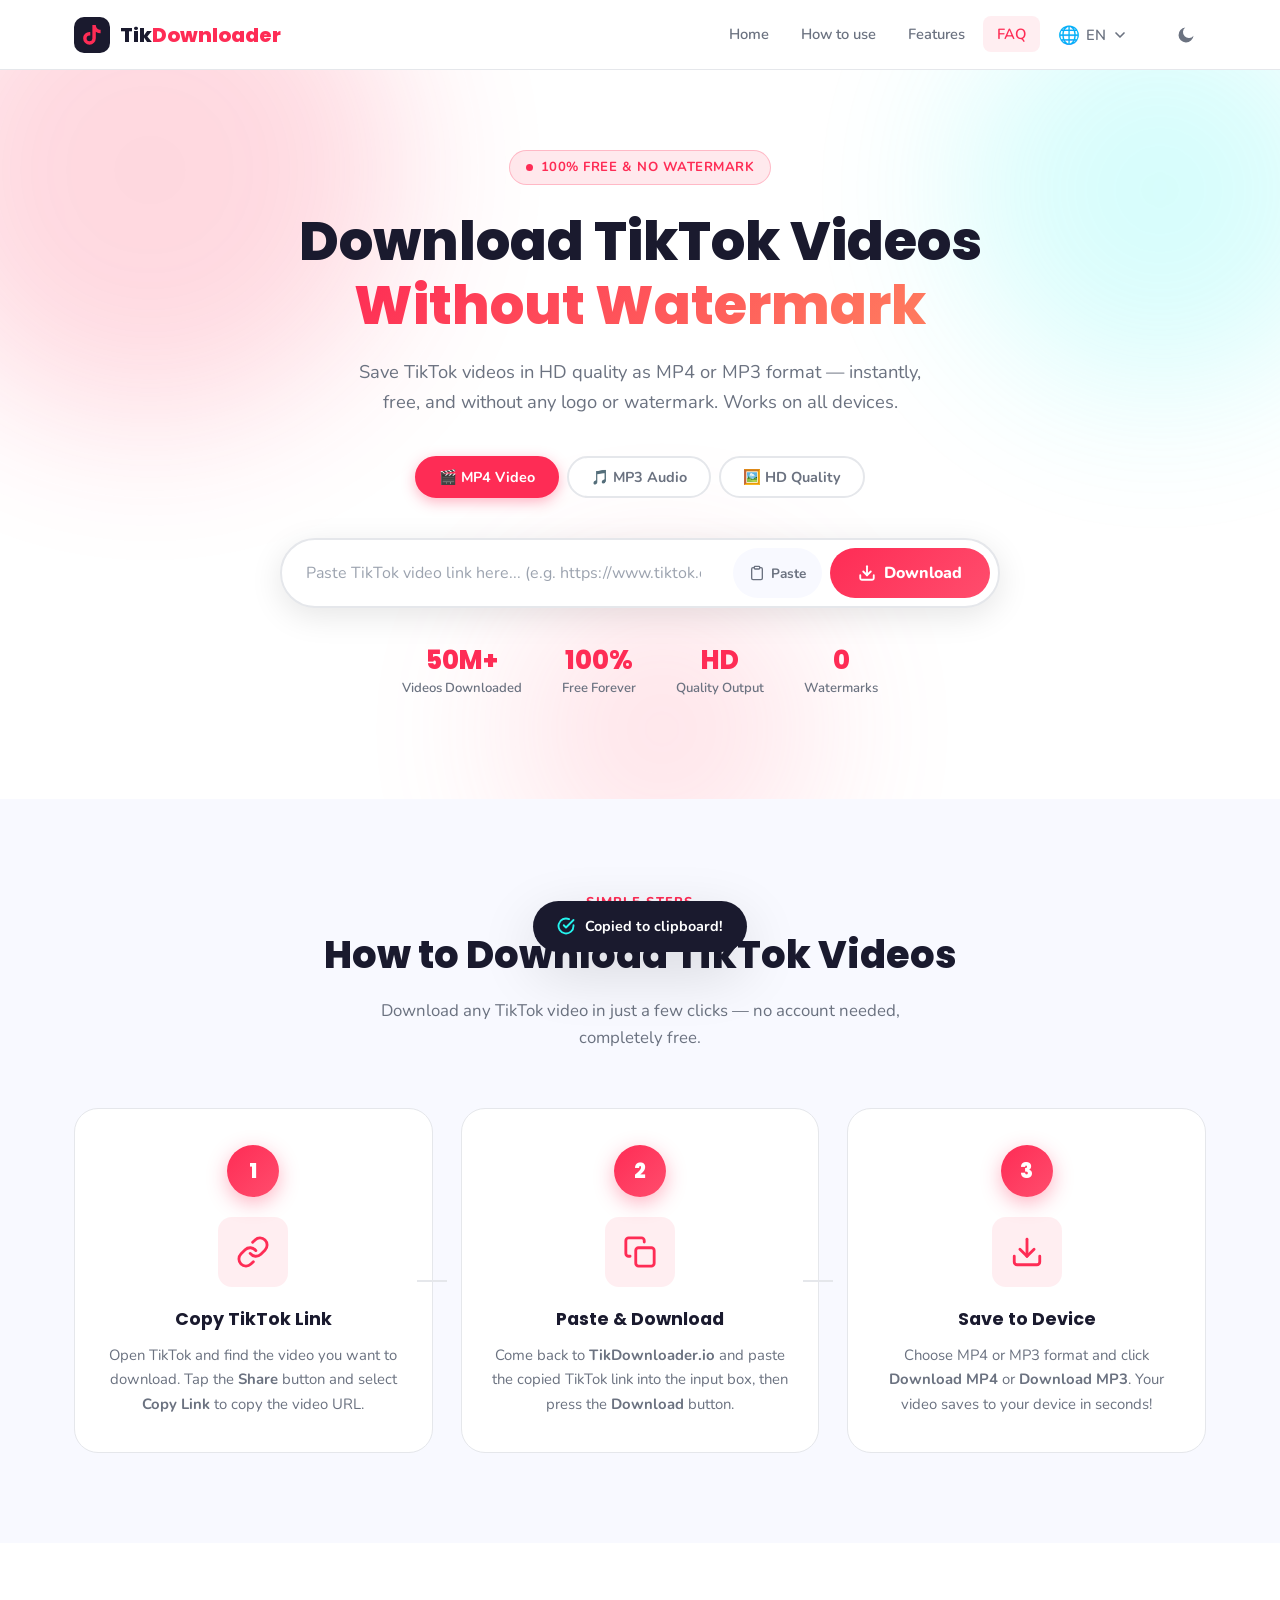
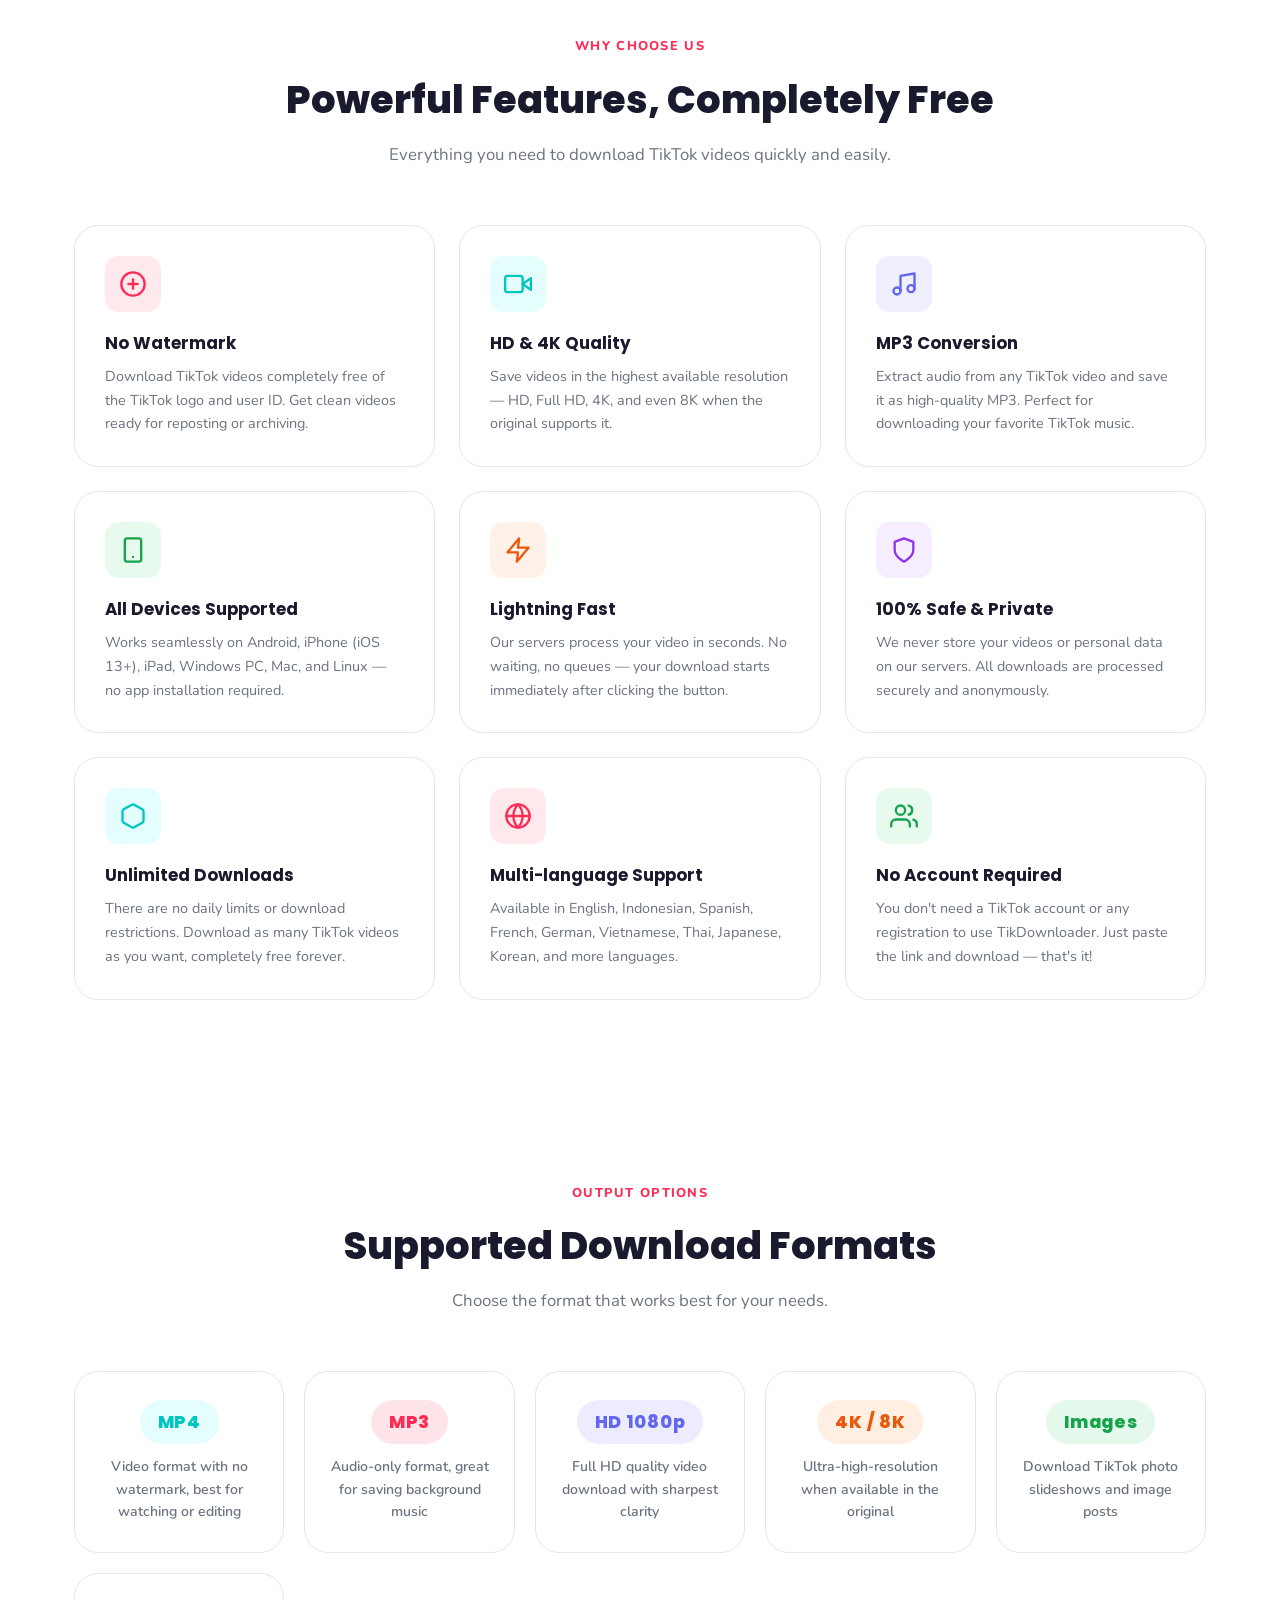
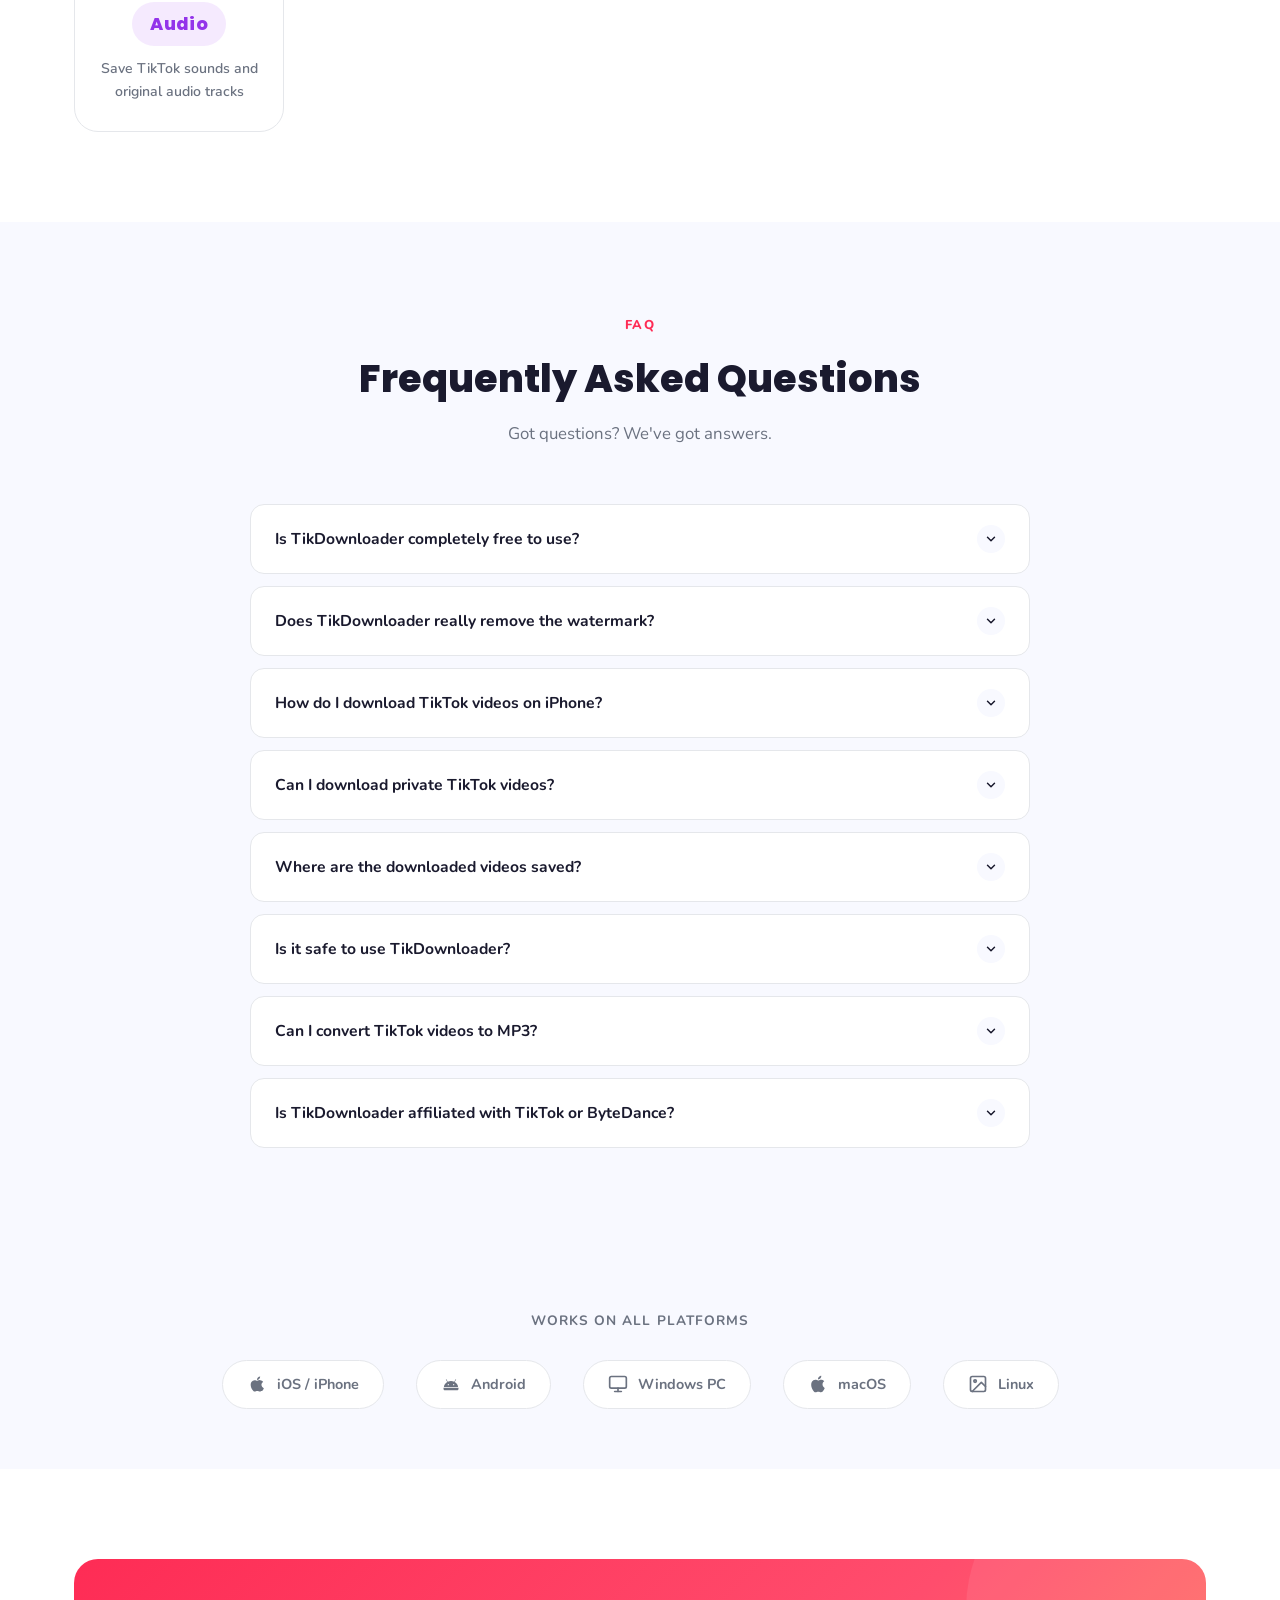
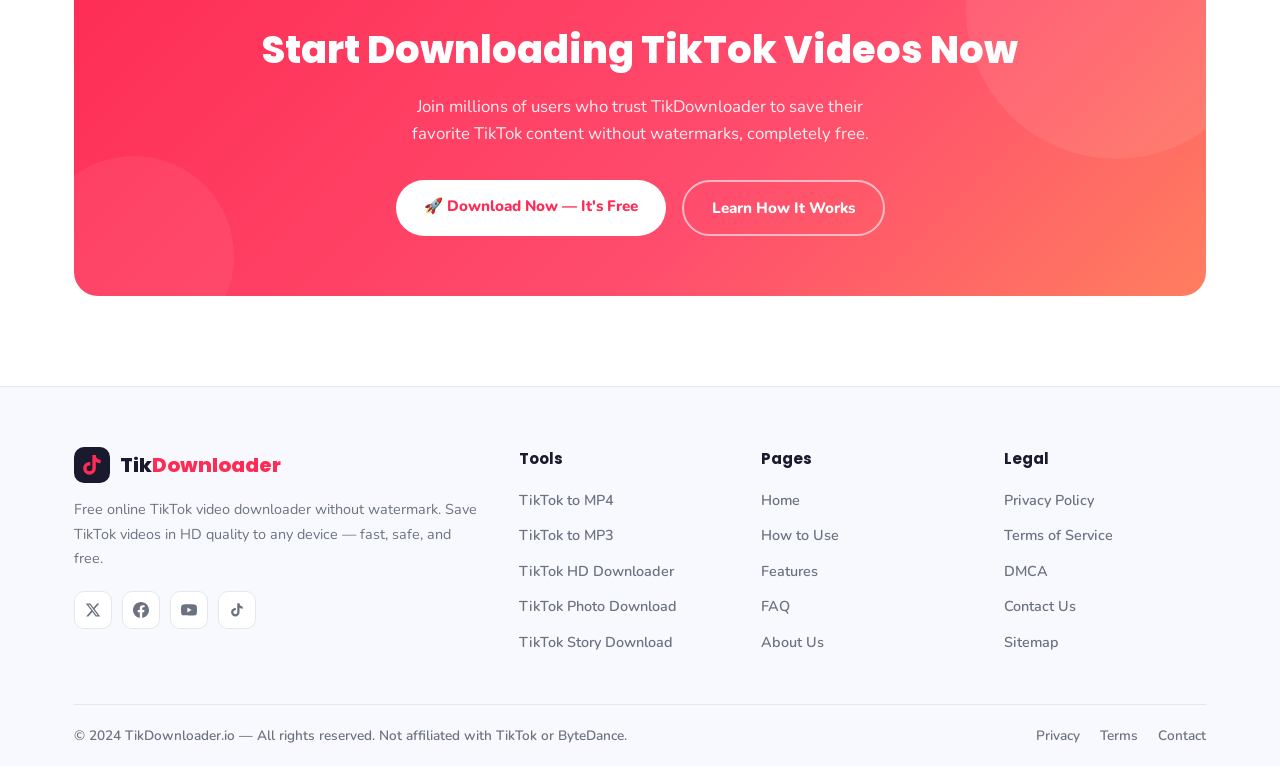
<file: index.html>
<!DOCTYPE html>
<html lang="en">
<head>
  <meta charset="UTF-8" />
  <meta name="viewport" content="width=device-width, initial-scale=1.0" />
  <title>TikDownloader - Download TikTok Videos Without Watermark</title>
  <meta name="description" content="TikDownloader is a free online TikTok video downloader. Download TikTok videos without watermark in HD, MP4, or MP3 format instantly." />
  <link rel="preconnect" href="https://fonts.googleapis.com" />
  <link rel="preconnect" href="https://fonts.gstatic.com" crossorigin />
  <link href="https://fonts.googleapis.com/css2?family=Nunito:wght@400;600;700;800;900&family=Poppins:wght@400;500;600;700;800&display=swap" rel="stylesheet" />

  <style>
    /* =============================================
       CSS CUSTOM PROPERTIES & RESET
    ============================================= */
    :root {
      --primary:       #fe2c55;
      --primary-dark:  #c8002e;
      --primary-light: #ff6b86;
      --secondary:     #25f4ee;
      --secondary-dark:#00c6c0;
      --bg:            #ffffff;
      --bg-alt:        #f8f9ff;
      --bg-card:       #ffffff;
      --text:          #1a1a2e;
      --text-muted:    #6b7280;
      --text-light:    #9ca3af;
      --border:        #e5e7eb;
      --border-focus:  #fe2c55;
      --shadow-sm:     0 2px 8px rgba(0,0,0,.06);
      --shadow-md:     0 8px 32px rgba(0,0,0,.10);
      --shadow-lg:     0 20px 60px rgba(0,0,0,.14);
      --shadow-primary:0 8px 32px rgba(254,44,85,.28);
      --radius-sm:     8px;
      --radius-md:     14px;
      --radius-lg:     24px;
      --radius-xl:     40px;
      --nav-h:         70px;
      --transition:    .25s cubic-bezier(.4,0,.2,1);
    }

    /* Dark Mode */
    [data-theme="dark"] {
      --bg:         #0f0f1a;
      --bg-alt:     #1a1a2e;
      --bg-card:    #1e1e30;
      --text:       #f1f5f9;
      --text-muted: #94a3b8;
      --text-light: #64748b;
      --border:     #2d2d45;
      --shadow-sm:  0 2px 8px rgba(0,0,0,.3);
      --shadow-md:  0 8px 32px rgba(0,0,0,.4);
      --shadow-lg:  0 20px 60px rgba(0,0,0,.5);
    }

    *, *::before, *::after { box-sizing: border-box; margin: 0; padding: 0; }

    html { scroll-behavior: smooth; }

    body {
      font-family: 'Nunito', sans-serif;
      background: var(--bg);
      color: var(--text);
      line-height: 1.6;
      transition: background var(--transition), color var(--transition);
      overflow-x: hidden;
    }

    a { color: inherit; text-decoration: none; }
    img { max-width: 100%; display: block; }
    button { cursor: pointer; border: none; background: none; font-family: inherit; }
    ul { list-style: none; }

    /* =============================================
       SCROLLBAR
    ============================================= */
    ::-webkit-scrollbar { width: 6px; }
    ::-webkit-scrollbar-track { background: var(--bg-alt); }
    ::-webkit-scrollbar-thumb { background: var(--primary); border-radius: 99px; }

    /* =============================================
       UTILITY CLASSES
    ============================================= */
    .container {
      max-width: 1180px;
      margin: 0 auto;
      padding: 0 24px;
    }
    .text-primary { color: var(--primary); }
    .text-secondary { color: var(--secondary); }
    .sr-only { position: absolute; width: 1px; height: 1px; overflow: hidden; clip: rect(0,0,0,0); }

    /* =============================================
       TIKTOK LOGO SVG ICON
    ============================================= */
    .logo-icon {
      width: 36px; height: 36px;
      display: inline-flex;
      align-items: center;
      justify-content: center;
      background: var(--text);
      border-radius: 10px;
      overflow: hidden;
      flex-shrink: 0;
    }
    [data-theme="dark"] .logo-icon { background: #fff; }

    /* =============================================
       NAVBAR
    ============================================= */
    .navbar {
      position: sticky;
      top: 0;
      z-index: 1000;
      height: var(--nav-h);
      background: rgba(255,255,255,.9);
      backdrop-filter: blur(16px);
      -webkit-backdrop-filter: blur(16px);
      border-bottom: 1px solid var(--border);
      transition: background var(--transition), border-color var(--transition);
    }
    [data-theme="dark"] .navbar {
      background: rgba(15,15,26,.9);
    }

    .navbar .container {
      height: 100%;
      display: flex;
      align-items: center;
      gap: 24px;
    }

    /* Logo */
    .nav-logo {
      display: flex;
      align-items: center;
      gap: 10px;
      font-family: 'Poppins', sans-serif;
      font-weight: 800;
      font-size: 1.25rem;
      flex-shrink: 0;
    }
    .nav-logo span.brand-tik  { color: var(--text); }
    .nav-logo span.brand-down { color: var(--primary); }
    [data-theme="dark"] .nav-logo span.brand-tik { color: #fff; }

    /* Nav links */
    .nav-links {
      display: flex;
      align-items: center;
      gap: 4px;
      margin-left: auto;
    }
    .nav-links a {
      padding: 8px 14px;
      border-radius: var(--radius-sm);
      font-weight: 600;
      font-size: .92rem;
      color: var(--text-muted);
      transition: color var(--transition), background var(--transition);
    }
    .nav-links a:hover,
    .nav-links a.active {
      color: var(--primary);
      background: rgba(254,44,85,.08);
    }

    /* Language dropdown */
    .lang-dropdown {
      position: relative;
    }
    .lang-btn {
      display: flex;
      align-items: center;
      gap: 6px;
      padding: 8px 14px;
      border-radius: var(--radius-sm);
      font-weight: 600;
      font-size: .92rem;
      color: var(--text-muted);
      transition: color var(--transition), background var(--transition);
      background: none;
    }
    .lang-btn:hover { color: var(--primary); background: rgba(254,44,85,.08); }
    .lang-btn svg { width: 16px; height: 16px; flex-shrink: 0; transition: transform .2s; }
    .lang-dropdown.open .lang-btn svg { transform: rotate(180deg); }
    .lang-menu {
      position: absolute;
      top: calc(100% + 8px);
      right: 0;
      background: var(--bg-card);
      border: 1px solid var(--border);
      border-radius: var(--radius-md);
      box-shadow: var(--shadow-md);
      min-width: 180px;
      padding: 8px;
      display: none;
      z-index: 200;
    }
    .lang-dropdown.open .lang-menu { display: block; }
    .lang-menu a {
      display: flex;
      align-items: center;
      gap: 10px;
      padding: 9px 12px;
      border-radius: var(--radius-sm);
      font-size: .9rem;
      font-weight: 600;
      color: var(--text-muted);
      transition: background var(--transition), color var(--transition);
    }
    .lang-menu a:hover { background: rgba(254,44,85,.08); color: var(--primary); }
    .lang-menu a.active { color: var(--primary); background: rgba(254,44,85,.06); }
    .flag { font-size: 1.1rem; }

    /* Dark mode toggle */
    .theme-toggle {
      width: 40px; height: 40px;
      border-radius: 50%;
      display: flex;
      align-items: center;
      justify-content: center;
      color: var(--text-muted);
      transition: background var(--transition), color var(--transition);
      flex-shrink: 0;
    }
    .theme-toggle:hover { background: var(--bg-alt); color: var(--primary); }
    .theme-toggle svg { width: 20px; height: 20px; }
    .icon-sun { display: none; }
    .icon-moon { display: block; }
    [data-theme="dark"] .icon-sun { display: block; }
    [data-theme="dark"] .icon-moon { display: none; }

    /* Hamburger */
    .hamburger {
      display: none;
      flex-direction: column;
      gap: 5px;
      padding: 8px;
      border-radius: var(--radius-sm);
      transition: background var(--transition);
    }
    .hamburger:hover { background: var(--bg-alt); }
    .hamburger span {
      display: block;
      width: 22px;
      height: 2px;
      background: var(--text);
      border-radius: 2px;
      transition: transform .25s, opacity .25s;
    }
    .hamburger.active span:nth-child(1) { transform: translateY(7px) rotate(45deg); }
    .hamburger.active span:nth-child(2) { opacity: 0; }
    .hamburger.active span:nth-child(3) { transform: translateY(-7px) rotate(-45deg); }

    /* Mobile nav */
    .mobile-nav {
      display: none;
      position: fixed;
      top: var(--nav-h);
      left: 0;
      right: 0;
      bottom: 0;
      background: var(--bg);
      z-index: 999;
      padding: 24px;
      flex-direction: column;
      gap: 8px;
      overflow-y: auto;
    }
    .mobile-nav.open { display: flex; }
    .mobile-nav a {
      padding: 14px 18px;
      border-radius: var(--radius-sm);
      font-weight: 700;
      font-size: 1.05rem;
      color: var(--text-muted);
      border: 1px solid var(--border);
      transition: all var(--transition);
    }
    .mobile-nav a:hover { color: var(--primary); border-color: var(--primary); background: rgba(254,44,85,.05); }

    /* =============================================
       HERO SECTION
    ============================================= */
    .hero {
      position: relative;
      overflow: hidden;
      padding: 80px 0 100px;
      text-align: center;
    }

    /* Animated background blobs */
    .hero-bg {
      position: absolute;
      inset: 0;
      pointer-events: none;
      overflow: hidden;
      z-index: 0;
    }
    .blob {
      position: absolute;
      border-radius: 50%;
      filter: blur(80px);
      opacity: .18;
      animation: blobMove 12s ease-in-out infinite alternate;
    }
    [data-theme="dark"] .blob { opacity: .12; }
    .blob-1 {
      width: 500px; height: 500px;
      background: var(--primary);
      top: -150px; left: -100px;
      animation-delay: 0s;
    }
    .blob-2 {
      width: 400px; height: 400px;
      background: var(--secondary);
      top: -80px; right: -80px;
      animation-delay: -4s;
    }
    .blob-3 {
      width: 300px; height: 300px;
      background: var(--primary-light);
      bottom: -80px; left: 40%;
      animation-delay: -8s;
    }
    @keyframes blobMove {
      0%   { transform: translate(0,0) scale(1); }
      50%  { transform: translate(30px, 20px) scale(1.08); }
      100% { transform: translate(-20px, 10px) scale(.95); }
    }

    .hero .container { position: relative; z-index: 1; }

    /* Badge */
    .hero-badge {
      display: inline-flex;
      align-items: center;
      gap: 8px;
      background: rgba(254,44,85,.1);
      border: 1px solid rgba(254,44,85,.25);
      color: var(--primary);
      font-size: .82rem;
      font-weight: 700;
      padding: 6px 16px;
      border-radius: 99px;
      margin-bottom: 24px;
      letter-spacing: .04em;
      text-transform: uppercase;
      animation: fadeInDown .5s ease both;
    }
    .hero-badge::before {
      content: '';
      width: 7px; height: 7px;
      background: var(--primary);
      border-radius: 50%;
      animation: pulse 1.4s ease-in-out infinite;
    }
    @keyframes pulse {
      0%, 100% { opacity: 1; transform: scale(1); }
      50% { opacity: .5; transform: scale(1.4); }
    }

    .hero h1 {
      font-family: 'Poppins', sans-serif;
      font-size: clamp(2rem, 5vw, 3.4rem);
      font-weight: 800;
      line-height: 1.18;
      margin-bottom: 20px;
      animation: fadeInDown .6s .1s ease both;
    }
    .hero h1 .line-colored {
      background: linear-gradient(135deg, var(--primary) 0%, #ff7e5f 100%);
      -webkit-background-clip: text;
      -webkit-text-fill-color: transparent;
      background-clip: text;
    }

    .hero-sub {
      font-size: clamp(.95rem, 2.5vw, 1.15rem);
      color: var(--text-muted);
      max-width: 600px;
      margin: 0 auto 40px;
      animation: fadeInDown .7s .2s ease both;
    }

    /* Download form box */
    .downloader-box {
      max-width: 720px;
      margin: 0 auto 40px;
      animation: fadeInUp .7s .3s ease both;
    }

    .input-wrapper {
      display: flex;
      background: var(--bg-card);
      border: 2px solid var(--border);
      border-radius: var(--radius-xl);
      overflow: hidden;
      box-shadow: var(--shadow-md);
      transition: border-color var(--transition), box-shadow var(--transition);
    }
    .input-wrapper:focus-within {
      border-color: var(--primary);
      box-shadow: var(--shadow-primary);
    }

    #url-input {
      flex: 1;
      padding: 18px 24px;
      font-family: inherit;
      font-size: 1rem;
      font-weight: 600;
      background: transparent;
      border: none;
      outline: none;
      color: var(--text);
      min-width: 0;
    }
    #url-input::placeholder { color: var(--text-light); font-weight: 400; }

    .paste-btn {
      display: flex;
      align-items: center;
      gap: 6px;
      padding: 8px 16px;
      margin: 8px;
      border-radius: var(--radius-xl);
      background: var(--bg-alt);
      color: var(--text-muted);
      font-weight: 700;
      font-size: .85rem;
      transition: all var(--transition);
      flex-shrink: 0;
    }
    .paste-btn:hover { background: var(--border); color: var(--text); }
    .paste-btn svg { width: 16px; height: 16px; }

    .download-btn {
      display: flex;
      align-items: center;
      gap: 8px;
      padding: 14px 28px;
      margin: 8px 8px 8px 0;
      border-radius: var(--radius-xl);
      background: linear-gradient(135deg, var(--primary) 0%, #ff4d6d 100%);
      color: #fff;
      font-weight: 800;
      font-size: 1rem;
      transition: transform var(--transition), box-shadow var(--transition), filter var(--transition);
      flex-shrink: 0;
      white-space: nowrap;
    }
    .download-btn:hover {
      transform: translateY(-2px);
      box-shadow: 0 8px 24px rgba(254,44,85,.45);
      filter: brightness(1.08);
    }
    .download-btn:active { transform: translateY(0); }
    .download-btn svg { width: 18px; height: 18px; }

    /* Loading spinner inside btn */
    .spinner {
      width: 18px; height: 18px;
      border: 2px solid rgba(255,255,255,.4);
      border-top-color: #fff;
      border-radius: 50%;
      animation: spin .7s linear infinite;
      display: none;
    }
    @keyframes spin { to { transform: rotate(360deg); } }

    /* Input validation error */
    .input-error {
      display: none;
      color: var(--primary);
      font-size: .86rem;
      font-weight: 700;
      margin-top: 10px;
      text-align: left;
      padding-left: 24px;
    }
    .input-error.show { display: block; }

    /* Format tabs */
    .format-tabs {
      display: flex;
      align-items: center;
      justify-content: center;
      gap: 8px;
      margin-bottom: 40px;
      animation: fadeInUp .7s .4s ease both;
    }
    .format-tab {
      padding: 9px 22px;
      border-radius: 99px;
      font-weight: 700;
      font-size: .9rem;
      border: 2px solid var(--border);
      color: var(--text-muted);
      background: var(--bg-card);
      transition: all var(--transition);
    }
    .format-tab:hover { border-color: var(--primary); color: var(--primary); }
    .format-tab.active {
      background: var(--primary);
      border-color: var(--primary);
      color: #fff;
      box-shadow: 0 4px 14px rgba(254,44,85,.35);
    }

    /* Stats row */
    .hero-stats {
      display: flex;
      justify-content: center;
      gap: 40px;
      flex-wrap: wrap;
      animation: fadeInUp .7s .5s ease both;
    }
    .stat-item { text-align: center; }
    .stat-number {
      font-family: 'Poppins', sans-serif;
      font-size: 1.6rem;
      font-weight: 800;
      color: var(--primary);
      line-height: 1;
    }
    .stat-label { font-size: .82rem; font-weight: 600; color: var(--text-muted); margin-top: 4px; }

    /* =============================================
       RESULT SECTION (shown after download click)
    ============================================= */
    .result-section {
      display: none;
      max-width: 720px;
      margin: 0 auto;
      background: var(--bg-card);
      border: 1px solid var(--border);
      border-radius: var(--radius-lg);
      box-shadow: var(--shadow-md);
      overflow: hidden;
      animation: fadeInUp .4s ease both;
    }
    .result-section.show { display: block; }

    .result-header {
      background: linear-gradient(135deg, var(--primary) 0%, #ff4d6d 100%);
      color: #fff;
      padding: 16px 24px;
      display: flex;
      align-items: center;
      gap: 10px;
      font-weight: 700;
    }
    .result-header svg { width: 20px; height: 20px; }

    .result-body { padding: 24px; }

    /* Fake video thumbnail */
    .video-preview {
      display: flex;
      gap: 16px;
      margin-bottom: 20px;
      background: var(--bg-alt);
      padding: 16px;
      border-radius: var(--radius-md);
    }
    .video-thumb {
      width: 80px;
      height: 80px;
      border-radius: var(--radius-sm);
      background: linear-gradient(135deg, #1a1a2e 0%, #16213e 100%);
      display: flex;
      align-items: center;
      justify-content: center;
      flex-shrink: 0;
      overflow: hidden;
      position: relative;
    }
    .video-thumb::after {
      content: '▶';
      color: rgba(255,255,255,.8);
      font-size: 1.5rem;
    }
    .video-info { flex: 1; min-width: 0; }
    .video-title {
      font-weight: 700;
      font-size: .95rem;
      margin-bottom: 6px;
      white-space: nowrap;
      overflow: hidden;
      text-overflow: ellipsis;
    }
    .video-meta { font-size: .82rem; color: var(--text-muted); font-weight: 600; }

    /* Download options */
    .download-options { display: flex; flex-direction: column; gap: 10px; }
    .dl-option {
      display: flex;
      align-items: center;
      justify-content: space-between;
      padding: 12px 16px;
      border-radius: var(--radius-md);
      border: 1px solid var(--border);
      background: var(--bg);
      gap: 12px;
      transition: border-color var(--transition);
    }
    .dl-option:hover { border-color: var(--primary); }
    .dl-option-info { display: flex; align-items: center; gap: 10px; flex: 1; min-width: 0; }
    .dl-format-badge {
      padding: 4px 10px;
      border-radius: 99px;
      font-size: .76rem;
      font-weight: 800;
      letter-spacing: .05em;
      text-transform: uppercase;
      flex-shrink: 0;
    }
    .badge-mp4 { background: rgba(37,244,238,.15); color: var(--secondary-dark); }
    .badge-mp3 { background: rgba(254,44,85,.12); color: var(--primary); }
    .badge-hd  { background: rgba(99,102,241,.12); color: #6366f1; }
    .dl-label { font-size: .88rem; font-weight: 700; }
    .dl-quality { font-size: .78rem; color: var(--text-muted); font-weight: 600; }
    .btn-dl-option {
      padding: 9px 20px;
      border-radius: 99px;
      font-weight: 800;
      font-size: .85rem;
      background: linear-gradient(135deg, var(--primary) 0%, #ff4d6d 100%);
      color: #fff;
      transition: transform var(--transition), box-shadow var(--transition);
      flex-shrink: 0;
    }
    .btn-dl-option:hover {
      transform: translateY(-1px);
      box-shadow: 0 4px 14px rgba(254,44,85,.4);
    }

    /* =============================================
       HOW TO USE SECTION
    ============================================= */
    .how-section {
      background: var(--bg-alt);
      padding: 90px 0;
    }
    .section-header {
      text-align: center;
      margin-bottom: 56px;
    }
    .section-eyebrow {
      display: inline-block;
      font-size: .8rem;
      font-weight: 800;
      letter-spacing: .1em;
      text-transform: uppercase;
      color: var(--primary);
      margin-bottom: 12px;
    }
    .section-title {
      font-family: 'Poppins', sans-serif;
      font-size: clamp(1.6rem, 3.5vw, 2.4rem);
      font-weight: 800;
      margin-bottom: 12px;
    }
    .section-desc {
      color: var(--text-muted);
      font-size: 1.05rem;
      max-width: 520px;
      margin: 0 auto;
    }

    /* Steps */
    .steps-grid {
      display: grid;
      grid-template-columns: repeat(auto-fit, minmax(260px, 1fr));
      gap: 28px;
    }
    .step-card {
      background: var(--bg-card);
      border: 1px solid var(--border);
      border-radius: var(--radius-lg);
      padding: 36px 28px;
      text-align: center;
      position: relative;
      transition: transform var(--transition), box-shadow var(--transition), border-color var(--transition);
    }
    .step-card:hover {
      transform: translateY(-6px);
      box-shadow: var(--shadow-md);
      border-color: var(--primary);
    }

    /* Connector line between steps */
    .steps-grid .step-card:not(:last-child)::after {
      content: '';
      position: absolute;
      right: -15px;
      top: 50%;
      width: 30px;
      height: 2px;
      background: var(--border);
    }
    @media (max-width: 768px) {
      .steps-grid .step-card:not(:last-child)::after { display: none; }
    }

    .step-number {
      width: 52px; height: 52px;
      border-radius: 50%;
      background: linear-gradient(135deg, var(--primary) 0%, #ff4d6d 100%);
      color: #fff;
      font-family: 'Poppins', sans-serif;
      font-size: 1.3rem;
      font-weight: 800;
      display: flex;
      align-items: center;
      justify-content: center;
      margin: 0 auto 20px;
      box-shadow: 0 6px 20px rgba(254,44,85,.35);
    }
    .step-icon-wrap {
      width: 70px; height: 70px;
      border-radius: var(--radius-md);
      background: rgba(254,44,85,.08);
      display: flex;
      align-items: center;
      justify-content: center;
      margin: 0 auto 18px;
    }
    [data-theme="dark"] .step-icon-wrap { background: rgba(254,44,85,.12); }
    .step-icon-wrap svg { width: 34px; height: 34px; color: var(--primary); }
    .step-card h3 {
      font-family: 'Poppins', sans-serif;
      font-weight: 700;
      font-size: 1.1rem;
      margin-bottom: 10px;
    }
    .step-card p { color: var(--text-muted); font-size: .93rem; line-height: 1.65; }

    /* =============================================
       FEATURES SECTION
    ============================================= */
    .features-section { padding: 90px 0; }

    .features-grid {
      display: grid;
      grid-template-columns: repeat(auto-fit, minmax(280px, 1fr));
      gap: 24px;
    }
    .feature-card {
      background: var(--bg-card);
      border: 1px solid var(--border);
      border-radius: var(--radius-lg);
      padding: 30px;
      transition: transform var(--transition), box-shadow var(--transition), border-color var(--transition);
      position: relative;
      overflow: hidden;
    }
    .feature-card::before {
      content: '';
      position: absolute;
      top: 0; left: 0; right: 0;
      height: 3px;
      background: linear-gradient(90deg, var(--primary) 0%, var(--secondary) 100%);
      transform: scaleX(0);
      transform-origin: left;
      transition: transform var(--transition);
    }
    .feature-card:hover {
      transform: translateY(-4px);
      box-shadow: var(--shadow-md);
      border-color: rgba(254,44,85,.25);
    }
    .feature-card:hover::before { transform: scaleX(1); }

    .feature-icon {
      width: 56px; height: 56px;
      border-radius: var(--radius-md);
      display: flex;
      align-items: center;
      justify-content: center;
      margin-bottom: 18px;
    }
    .feature-icon svg { width: 28px; height: 28px; }

    .ic-red   { background: rgba(254,44,85,.1);  color: var(--primary); }
    .ic-cyan  { background: rgba(37,244,238,.12); color: var(--secondary-dark); }
    .ic-blue  { background: rgba(99,102,241,.1);  color: #6366f1; }
    .ic-green { background: rgba(34,197,94,.1);   color: #16a34a; }
    .ic-orange{ background: rgba(249,115,22,.1);  color: #ea580c; }
    .ic-purple{ background: rgba(168,85,247,.1);  color: #9333ea; }

    .feature-card h3 {
      font-family: 'Poppins', sans-serif;
      font-weight: 700;
      font-size: 1.05rem;
      margin-bottom: 8px;
    }
    .feature-card p { color: var(--text-muted); font-size: .9rem; line-height: 1.65; }

    /* =============================================
       FAQ SECTION
    ============================================= */
    .faq-section {
      background: var(--bg-alt);
      padding: 90px 0;
    }
    .faq-wrapper { max-width: 780px; margin: 0 auto; }

    .faq-item {
      background: var(--bg-card);
      border: 1px solid var(--border);
      border-radius: var(--radius-md);
      margin-bottom: 12px;
      overflow: hidden;
      transition: border-color var(--transition);
    }
    .faq-item.open { border-color: var(--primary); }

    .faq-question {
      width: 100%;
      display: flex;
      align-items: center;
      justify-content: space-between;
      gap: 16px;
      padding: 20px 24px;
      text-align: left;
      font-weight: 700;
      font-size: .98rem;
      background: none;
      color: var(--text);
      transition: color var(--transition);
    }
    .faq-item.open .faq-question { color: var(--primary); }

    .faq-chevron {
      width: 28px; height: 28px;
      border-radius: 50%;
      background: var(--bg-alt);
      display: flex;
      align-items: center;
      justify-content: center;
      flex-shrink: 0;
      transition: transform var(--transition), background var(--transition);
    }
    .faq-chevron svg { width: 14px; height: 14px; }
    .faq-item.open .faq-chevron { transform: rotate(180deg); background: rgba(254,44,85,.12); }

    .faq-answer {
      max-height: 0;
      overflow: hidden;
      transition: max-height .35s cubic-bezier(.4,0,.2,1);
    }
    .faq-answer-inner {
      padding: 0 24px 20px;
      color: var(--text-muted);
      font-size: .93rem;
      line-height: 1.7;
    }

    /* =============================================
       SUPPORTED FORMATS SECTION
    ============================================= */
    .formats-section { padding: 90px 0; }

    .formats-grid {
      display: grid;
      grid-template-columns: repeat(auto-fit, minmax(200px, 1fr));
      gap: 20px;
    }
    .format-card {
      background: var(--bg-card);
      border: 1px solid var(--border);
      border-radius: var(--radius-lg);
      padding: 28px 20px;
      text-align: center;
      transition: transform var(--transition), box-shadow var(--transition);
    }
    .format-card:hover { transform: translateY(-4px); box-shadow: var(--shadow-sm); }
    .format-badge-big {
      display: inline-block;
      padding: 8px 18px;
      border-radius: 99px;
      font-family: 'Poppins', sans-serif;
      font-size: 1.1rem;
      font-weight: 800;
      margin-bottom: 12px;
      letter-spacing: .04em;
    }
    .fmt-mp4   { background: rgba(37,244,238,.12); color: var(--secondary-dark); }
    .fmt-mp3   { background: rgba(254,44,85,.12);  color: var(--primary); }
    .fmt-hd    { background: rgba(99,102,241,.12); color: #6366f1; }
    .fmt-4k    { background: rgba(249,115,22,.12); color: #ea580c; }
    .fmt-image { background: rgba(34,197,94,.12);  color: #16a34a; }
    .fmt-audio { background: rgba(168,85,247,.12); color: #9333ea; }

    .format-card p { font-size: .88rem; color: var(--text-muted); font-weight: 600; }

    /* =============================================
       PLATFORMS SECTION
    ============================================= */
    .platforms-section {
      background: var(--bg-alt);
      padding: 60px 0;
    }
    .platforms-label {
      text-align: center;
      font-size: .85rem;
      font-weight: 700;
      color: var(--text-muted);
      text-transform: uppercase;
      letter-spacing: .08em;
      margin-bottom: 28px;
    }
    .platforms-row {
      display: flex;
      justify-content: center;
      align-items: center;
      gap: 32px;
      flex-wrap: wrap;
    }
    .platform-pill {
      display: flex;
      align-items: center;
      gap: 10px;
      padding: 12px 24px;
      background: var(--bg-card);
      border: 1px solid var(--border);
      border-radius: 99px;
      font-weight: 700;
      font-size: .9rem;
      color: var(--text-muted);
      transition: all var(--transition);
    }
    .platform-pill:hover { border-color: var(--primary); color: var(--primary); transform: translateY(-2px); }
    .platform-pill svg { width: 20px; height: 20px; }

    /* =============================================
       NEWSLETTER / APP CTA
    ============================================= */
    .cta-section {
      padding: 90px 0;
      text-align: center;
    }
    .cta-card {
      background: linear-gradient(135deg, var(--primary) 0%, #ff4d6d 60%, #ff7e5f 100%);
      border-radius: var(--radius-lg);
      padding: 60px 40px;
      color: #fff;
      position: relative;
      overflow: hidden;
    }
    .cta-card::before {
      content: '';
      position: absolute;
      width: 300px; height: 300px;
      background: rgba(255,255,255,.08);
      border-radius: 50%;
      top: -100px; right: -60px;
    }
    .cta-card::after {
      content: '';
      position: absolute;
      width: 200px; height: 200px;
      background: rgba(255,255,255,.06);
      border-radius: 50%;
      bottom: -60px; left: -40px;
    }
    .cta-card h2 {
      font-family: 'Poppins', sans-serif;
      font-size: clamp(1.5rem, 3vw, 2.4rem);
      font-weight: 800;
      margin-bottom: 14px;
      position: relative; z-index: 1;
    }
    .cta-card p {
      font-size: 1.05rem;
      opacity: .9;
      max-width: 500px;
      margin: 0 auto 32px;
      position: relative; z-index: 1;
    }
    .cta-btns {
      display: flex;
      justify-content: center;
      gap: 16px;
      flex-wrap: wrap;
      position: relative; z-index: 1;
    }
    .btn-white {
      padding: 14px 28px;
      border-radius: 99px;
      background: #fff;
      color: var(--primary);
      font-weight: 800;
      font-size: .95rem;
      transition: transform var(--transition), box-shadow var(--transition);
    }
    .btn-white:hover { transform: translateY(-2px); box-shadow: 0 8px 24px rgba(0,0,0,.2); }
    .btn-outline-white {
      padding: 14px 28px;
      border-radius: 99px;
      border: 2px solid rgba(255,255,255,.6);
      color: #fff;
      font-weight: 800;
      font-size: .95rem;
      transition: all var(--transition);
    }
    .btn-outline-white:hover { background: rgba(255,255,255,.15); border-color: #fff; }

    /* =============================================
       FOOTER
    ============================================= */
    .footer {
      background: var(--bg-alt);
      border-top: 1px solid var(--border);
      padding: 60px 0 0;
    }
    .footer-grid {
      display: grid;
      grid-template-columns: 2fr 1fr 1fr 1fr;
      gap: 40px;
      margin-bottom: 48px;
    }
    @media (max-width: 900px) {
      .footer-grid { grid-template-columns: 1fr 1fr; }
    }
    @media (max-width: 540px) {
      .footer-grid { grid-template-columns: 1fr; }
    }

    .footer-brand .nav-logo { margin-bottom: 14px; }
    .footer-brand p { color: var(--text-muted); font-size: .9rem; line-height: 1.7; margin-bottom: 20px; }

    .footer-social {
      display: flex;
      gap: 10px;
    }
    .social-link {
      width: 38px; height: 38px;
      border-radius: 10px;
      background: var(--bg-card);
      border: 1px solid var(--border);
      display: flex;
      align-items: center;
      justify-content: center;
      color: var(--text-muted);
      transition: all var(--transition);
    }
    .social-link:hover { background: var(--primary); color: #fff; border-color: var(--primary); transform: translateY(-2px); }
    .social-link svg { width: 16px; height: 16px; }

    .footer-col h4 {
      font-family: 'Poppins', sans-serif;
      font-weight: 700;
      font-size: .95rem;
      margin-bottom: 16px;
    }
    .footer-links { display: flex; flex-direction: column; gap: 10px; }
    .footer-links a {
      font-size: .9rem;
      font-weight: 600;
      color: var(--text-muted);
      transition: color var(--transition);
    }
    .footer-links a:hover { color: var(--primary); }

    .footer-bottom {
      border-top: 1px solid var(--border);
      padding: 20px 0;
      display: flex;
      align-items: center;
      justify-content: space-between;
      flex-wrap: wrap;
      gap: 12px;
    }
    .footer-bottom p { font-size: .85rem; color: var(--text-muted); font-weight: 600; }
    .footer-bottom-links { display: flex; gap: 20px; }
    .footer-bottom-links a {
      font-size: .85rem;
      font-weight: 600;
      color: var(--text-muted);
      transition: color var(--transition);
    }
    .footer-bottom-links a:hover { color: var(--primary); }

    /* =============================================
       TOAST NOTIFICATION
    ============================================= */
    .toast {
      position: fixed;
      bottom: 28px;
      left: 50%;
      transform: translateX(-50%) translateY(80px);
      background: var(--text);
      color: var(--bg);
      padding: 14px 24px;
      border-radius: 99px;
      font-weight: 700;
      font-size: .9rem;
      z-index: 9999;
      display: flex;
      align-items: center;
      gap: 10px;
      box-shadow: var(--shadow-lg);
      transition: transform .35s cubic-bezier(.4,0,.2,1);
      pointer-events: none;
      white-space: nowrap;
    }
    .toast.show { transform: translateX(-50%) translateY(0); }
    .toast svg { width: 18px; height: 18px; color: var(--secondary); flex-shrink: 0; }
    [data-theme="dark"] .toast { background: #f1f5f9; color: #1a1a2e; }

    /* =============================================
       MODAL
    ============================================= */
    .modal-overlay {
      position: fixed;
      inset: 0;
      background: rgba(0,0,0,.55);
      backdrop-filter: blur(4px);
      z-index: 2000;
      display: none;
      align-items: center;
      justify-content: center;
      padding: 24px;
    }
    .modal-overlay.show { display: flex; }
    .modal-box {
      background: var(--bg-card);
      border-radius: var(--radius-lg);
      padding: 36px;
      max-width: 480px;
      width: 100%;
      box-shadow: var(--shadow-lg);
      animation: fadeInUp .3s ease both;
      position: relative;
    }
    .modal-close {
      position: absolute;
      top: 16px; right: 16px;
      width: 34px; height: 34px;
      border-radius: 50%;
      background: var(--bg-alt);
      display: flex;
      align-items: center;
      justify-content: center;
      color: var(--text-muted);
      transition: all var(--transition);
    }
    .modal-close:hover { background: rgba(254,44,85,.12); color: var(--primary); }
    .modal-close svg { width: 16px; height: 16px; }
    .modal-icon {
      width: 64px; height: 64px;
      border-radius: var(--radius-md);
      background: rgba(254,44,85,.1);
      display: flex;
      align-items: center;
      justify-content: center;
      margin-bottom: 20px;
    }
    .modal-icon svg { width: 32px; height: 32px; color: var(--primary); }
    .modal-box h3 {
      font-family: 'Poppins', sans-serif;
      font-size: 1.3rem;
      font-weight: 700;
      margin-bottom: 10px;
    }
    .modal-box p { color: var(--text-muted); font-size: .93rem; line-height: 1.7; margin-bottom: 24px; }
    .modal-btn {
      display: block;
      width: 100%;
      padding: 14px;
      border-radius: var(--radius-md);
      background: linear-gradient(135deg, var(--primary) 0%, #ff4d6d 100%);
      color: #fff;
      font-weight: 800;
      font-size: 1rem;
      text-align: center;
      transition: transform var(--transition), box-shadow var(--transition);
    }
    .modal-btn:hover { transform: translateY(-2px); box-shadow: var(--shadow-primary); }

    /* =============================================
       ANIMATIONS
    ============================================= */
    @keyframes fadeInDown {
      from { opacity: 0; transform: translateY(-20px); }
      to   { opacity: 1; transform: translateY(0); }
    }
    @keyframes fadeInUp {
      from { opacity: 0; transform: translateY(20px); }
      to   { opacity: 1; transform: translateY(0); }
    }

    /* Scroll reveal */
    .reveal {
      opacity: 0;
      transform: translateY(30px);
      transition: opacity .6s ease, transform .6s ease;
    }
    .reveal.visible {
      opacity: 1;
      transform: none;
    }
    .reveal-delay-1 { transition-delay: .1s; }
    .reveal-delay-2 { transition-delay: .2s; }
    .reveal-delay-3 { transition-delay: .3s; }
    .reveal-delay-4 { transition-delay: .4s; }

    /* =============================================
       RESPONSIVE
    ============================================= */
    @media (max-width: 900px) {
      .nav-links { display: none; }
      .hamburger { display: flex; }
    }
    @media (max-width: 640px) {
      .hero { padding: 56px 0 70px; }
      .input-wrapper { flex-wrap: wrap; border-radius: var(--radius-lg); }
      #url-input { width: 100%; order: 1; }
      .paste-btn { order: 3; margin: 0 8px 8px; }
      .download-btn { order: 2; margin: 8px; flex: 1; justify-content: center; }
      .hero-stats { gap: 24px; }
      .stat-number { font-size: 1.3rem; }
      .format-tabs { flex-wrap: wrap; }
      .cta-card { padding: 40px 24px; }
      .footer-bottom { flex-direction: column; text-align: center; }
    }

    /* Back to top */
    .back-top {
      position: fixed;
      bottom: 28px;
      right: 28px;
      width: 46px; height: 46px;
      border-radius: 50%;
      background: var(--primary);
      color: #fff;
      display: flex;
      align-items: center;
      justify-content: center;
      box-shadow: 0 4px 18px rgba(254,44,85,.4);
      z-index: 500;
      opacity: 0;
      transform: translateY(20px);
      transition: opacity .3s, transform .3s;
      pointer-events: none;
    }
    .back-top.show { opacity: 1; transform: none; pointer-events: auto; }
    .back-top:hover { filter: brightness(1.1); transform: translateY(-3px); }
    .back-top svg { width: 20px; height: 20px; }
  </style>
</head>
<body>

  <!-- =============================================
       NAVBAR
  ============================================= -->
  <nav class="navbar" role="navigation" aria-label="Main navigation">
    <div class="container">
      <!-- Logo -->
      <a href="#" class="nav-logo" aria-label="TikDownloader Home">
        <span class="logo-icon" aria-hidden="true">
          <svg width="24" height="24" viewBox="0 0 24 24" fill="none">
            <path d="M19.59 6.69a4.83 4.83 0 01-3.77-4.25V2h-3.45v13.67a2.89 2.89 0 01-2.88 2.5 2.89 2.89 0 01-2.89-2.89 2.89 2.89 0 012.89-2.89c.28 0 .54.04.79.1V9.01a6.33 6.33 0 00-.79-.05 6.34 6.34 0 00-6.34 6.34 6.34 6.34 0 006.34 6.34 6.34 6.34 0 006.33-6.34V8.69a8.18 8.18 0 004.78 1.52V6.74a4.85 4.85 0 01-1.01-.05z" fill="#fe2c55"/>
          </svg>
        </span>
        <span>
          <span class="brand-tik">Tik</span><span class="brand-down">Downloader</span>
        </span>
      </a>

      <!-- Desktop Nav Links -->
      <ul class="nav-links" role="list">
        <li><a href="#" class="active">Home</a></li>
        <li><a href="#how-to">How to use</a></li>
        <li><a href="#features">Features</a></li>
        <li><a href="#faq">FAQ</a></li>

        <!-- Language Dropdown -->
        <li class="lang-dropdown" id="langDropdown">
          <button class="lang-btn" aria-haspopup="true" aria-expanded="false" id="langBtn">
            <span class="flag">🌐</span>
            EN
            <svg viewBox="0 0 24 24" fill="none" stroke="currentColor" stroke-width="2.5" stroke-linecap="round" stroke-linejoin="round"><polyline points="6 9 12 15 18 9"/></svg>
          </button>
          <div class="lang-menu" role="menu" aria-label="Language options">
            <a href="#" class="active" role="menuitem"><span class="flag">🇺🇸</span> English</a>
            <a href="#" role="menuitem"><span class="flag">🇮🇩</span> Indonesia</a>
            <a href="#" role="menuitem"><span class="flag">🇪🇸</span> Español</a>
            <a href="#" role="menuitem"><span class="flag">🇫🇷</span> Français</a>
            <a href="#" role="menuitem"><span class="flag">🇩🇪</span> Deutsch</a>
            <a href="#" role="menuitem"><span class="flag">🇵🇹</span> Português</a>
            <a href="#" role="menuitem"><span class="flag">🇯🇵</span> 日本語</a>
            <a href="#" role="menuitem"><span class="flag">🇰🇷</span> 한국어</a>
            <a href="#" role="menuitem"><span class="flag">🇹🇭</span> ภาษาไทย</a>
            <a href="#" role="menuitem"><span class="flag">🇻🇳</span> Tiếng Việt</a>
          </div>
        </li>
      </ul>

      <!-- Dark Mode Toggle -->
      <button class="theme-toggle" id="themeToggle" aria-label="Toggle dark mode">
        <svg class="icon-moon" viewBox="0 0 24 24" fill="currentColor">
          <path d="M21 12.79A9 9 0 1111.21 3a7 7 0 109.79 9.79z"/>
        </svg>
        <svg class="icon-sun" viewBox="0 0 24 24" fill="none" stroke="currentColor" stroke-width="2" stroke-linecap="round" stroke-linejoin="round">
          <circle cx="12" cy="12" r="5"/>
          <line x1="12" y1="1" x2="12" y2="3"/>
          <line x1="12" y1="21" x2="12" y2="23"/>
          <line x1="4.22" y1="4.22" x2="5.64" y2="5.64"/>
          <line x1="18.36" y1="18.36" x2="19.78" y2="19.78"/>
          <line x1="1" y1="12" x2="3" y2="12"/>
          <line x1="21" y1="12" x2="23" y2="12"/>
          <line x1="4.22" y1="19.78" x2="5.64" y2="18.36"/>
          <line x1="18.36" y1="5.64" x2="19.78" y2="4.22"/>
        </svg>
      </button>

      <!-- Hamburger -->
      <button class="hamburger" id="hamburger" aria-label="Open menu" aria-expanded="false" aria-controls="mobileNav">
        <span></span><span></span><span></span>
      </button>
    </div>
  </nav>

  <!-- Mobile Nav -->
  <nav class="mobile-nav" id="mobileNav" aria-label="Mobile navigation">
    <a href="#">🏠 Home</a>
    <a href="#how-to">📖 How to use</a>
    <a href="#features">⭐ Features</a>
    <a href="#faq">❓ FAQ</a>
    <a href="#formats">🎞️ Formats</a>
  </nav>

  <!-- =============================================
       HERO SECTION
  ============================================= -->
  <section class="hero" aria-label="TikTok Video Downloader">
    <!-- Background blobs -->
    <div class="hero-bg" aria-hidden="true">
      <div class="blob blob-1"></div>
      <div class="blob blob-2"></div>
      <div class="blob blob-3"></div>
    </div>

    <div class="container">
      <!-- Badge -->
      <div class="hero-badge" aria-label="100% Free Service">100% Free &amp; No Watermark</div>

      <!-- Title -->
      <h1>
        Download TikTok Videos<br/>
        <span class="line-colored">Without Watermark</span>
      </h1>

      <!-- Sub -->
      <p class="hero-sub">
        Save TikTok videos in HD quality as MP4 or MP3 format — instantly, free, and without any logo or watermark. Works on all devices.
      </p>

      <!-- Format Tabs -->
      <div class="format-tabs" role="tablist" aria-label="Download format">
        <button class="format-tab active" role="tab" aria-selected="true" data-format="mp4">
          🎬 MP4 Video
        </button>
        <button class="format-tab" role="tab" aria-selected="false" data-format="mp3">
          🎵 MP3 Audio
        </button>
        <button class="format-tab" role="tab" aria-selected="false" data-format="hd">
          🖼️ HD Quality
        </button>
      </div>

      <!-- Downloader Box -->
      <div class="downloader-box">
        <div class="input-wrapper" role="search">
          <input
            type="url"
            id="url-input"
            placeholder="Paste TikTok video link here... (e.g. https://www.tiktok.com/@user/video/...)"
            autocomplete="off"
            autocorrect="off"
            autocapitalize="off"
            spellcheck="false"
            aria-label="TikTok video URL"
          />
          <button class="paste-btn" id="pasteBtn" aria-label="Paste from clipboard">
            <svg viewBox="0 0 24 24" fill="none" stroke="currentColor" stroke-width="2" stroke-linecap="round" stroke-linejoin="round">
              <path d="M16 4h2a2 2 0 012 2v14a2 2 0 01-2 2H6a2 2 0 01-2-2V6a2 2 0 012-2h2"/>
              <rect x="8" y="2" width="8" height="4" rx="1" ry="1"/>
            </svg>
            Paste
          </button>
          <button class="download-btn" id="downloadBtn" aria-label="Download TikTok video">
            <span class="spinner" id="btnSpinner" aria-hidden="true"></span>
            <svg id="btnIcon" viewBox="0 0 24 24" fill="none" stroke="currentColor" stroke-width="2.5" stroke-linecap="round" stroke-linejoin="round">
              <path d="M21 15v4a2 2 0 01-2 2H5a2 2 0 01-2-2v-4"/>
              <polyline points="7 10 12 15 17 10"/>
              <line x1="12" y1="15" x2="12" y2="3"/>
            </svg>
            <span id="btnLabel">Download</span>
          </button>
        </div>
        <div class="input-error" id="inputError" role="alert" aria-live="polite">
          ⚠️ Please enter a valid TikTok video URL.
        </div>
      </div>

      <!-- Result (hidden by default, shown after download) -->
      <div class="result-section" id="resultSection" aria-live="polite" aria-label="Download options">
        <div class="result-header">
          <svg viewBox="0 0 24 24" fill="none" stroke="currentColor" stroke-width="2" stroke-linecap="round" stroke-linejoin="round">
            <path d="M22 11.08V12a10 10 0 11-5.93-9.14"/>
            <polyline points="22 4 12 14.01 9 11.01"/>
          </svg>
          Video found! Choose your download format below.
        </div>
        <div class="result-body">
          <!-- Video preview -->
          <div class="video-preview">
            <div class="video-thumb" aria-hidden="true"></div>
            <div class="video-info">
              <div class="video-title" id="videoTitle">TikTok Video</div>
              <div class="video-meta" id="videoMeta">@tiktokuser · 1080p HD · 00:30</div>
            </div>
          </div>

          <!-- Download options -->
          <div class="download-options">
            <!-- MP4 HD -->
            <div class="dl-option">
              <div class="dl-option-info">
                <span class="dl-format-badge badge-hd">HD</span>
                <div>
                  <div class="dl-label">MP4 Video — HD Quality</div>
                  <div class="dl-quality">1080p · No watermark</div>
                </div>
              </div>
              <button class="btn-dl-option" onclick="handleFakeDownload('MP4 HD')">Download</button>
            </div>
            <!-- MP4 SD -->
            <div class="dl-option">
              <div class="dl-option-info">
                <span class="dl-format-badge badge-mp4">MP4</span>
                <div>
                  <div class="dl-label">MP4 Video — Standard</div>
                  <div class="dl-quality">720p · No watermark</div>
                </div>
              </div>
              <button class="btn-dl-option" onclick="handleFakeDownload('MP4 SD')">Download</button>
            </div>
            <!-- MP3 -->
            <div class="dl-option">
              <div class="dl-option-info">
                <span class="dl-format-badge badge-mp3">MP3</span>
                <div>
                  <div class="dl-label">MP3 Audio Only</div>
                  <div class="dl-quality">128kbps · High quality audio</div>
                </div>
              </div>
              <button class="btn-dl-option" onclick="handleFakeDownload('MP3')">Download</button>
            </div>
          </div>
        </div>
      </div>

      <!-- Stats -->
      <div class="hero-stats" aria-label="Service statistics">
        <div class="stat-item">
          <div class="stat-number">50M+</div>
          <div class="stat-label">Videos Downloaded</div>
        </div>
        <div class="stat-item">
          <div class="stat-number">100%</div>
          <div class="stat-label">Free Forever</div>
        </div>
        <div class="stat-item">
          <div class="stat-number">HD</div>
          <div class="stat-label">Quality Output</div>
        </div>
        <div class="stat-item">
          <div class="stat-number">0</div>
          <div class="stat-label">Watermarks</div>
        </div>
      </div>
    </div>
  </section>

  <!-- =============================================
       HOW TO USE
  ============================================= -->
  <section class="how-section" id="how-to" aria-labelledby="how-title">
    <div class="container">
      <div class="section-header reveal">
        <span class="section-eyebrow">Simple Steps</span>
        <h2 class="section-title" id="how-title">How to Download TikTok Videos</h2>
        <p class="section-desc">Download any TikTok video in just a few clicks — no account needed, completely free.</p>
      </div>

      <div class="steps-grid">
        <!-- Step 1 -->
        <article class="step-card reveal reveal-delay-1">
          <div class="step-number" aria-hidden="true">1</div>
          <div class="step-icon-wrap" aria-hidden="true">
            <svg viewBox="0 0 24 24" fill="none" stroke="currentColor" stroke-width="2" stroke-linecap="round" stroke-linejoin="round">
              <path d="M10 13a5 5 0 007.54.54l3-3a5 5 0 00-7.07-7.07l-1.72 1.71"/>
              <path d="M14 11a5 5 0 00-7.54-.54l-3 3a5 5 0 007.07 7.07l1.71-1.71"/>
            </svg>
          </div>
          <h3>Copy TikTok Link</h3>
          <p>Open TikTok and find the video you want to download. Tap the <strong>Share</strong> button and select <strong>Copy Link</strong> to copy the video URL.</p>
        </article>

        <!-- Step 2 -->
        <article class="step-card reveal reveal-delay-2">
          <div class="step-number" aria-hidden="true">2</div>
          <div class="step-icon-wrap" aria-hidden="true">
            <svg viewBox="0 0 24 24" fill="none" stroke="currentColor" stroke-width="2" stroke-linecap="round" stroke-linejoin="round">
              <rect x="9" y="9" width="13" height="13" rx="2" ry="2"/>
              <path d="M5 15H4a2 2 0 01-2-2V4a2 2 0 012-2h9a2 2 0 012 2v1"/>
            </svg>
          </div>
          <h3>Paste &amp; Download</h3>
          <p>Come back to <strong>TikDownloader.io</strong> and paste the copied TikTok link into the input box, then press the <strong>Download</strong> button.</p>
        </article>

        <!-- Step 3 -->
        <article class="step-card reveal reveal-delay-3">
          <div class="step-number" aria-hidden="true">3</div>
          <div class="step-icon-wrap" aria-hidden="true">
            <svg viewBox="0 0 24 24" fill="none" stroke="currentColor" stroke-width="2" stroke-linecap="round" stroke-linejoin="round">
              <path d="M21 15v4a2 2 0 01-2 2H5a2 2 0 01-2-2v-4"/>
              <polyline points="7 10 12 15 17 10"/>
              <line x1="12" y1="15" x2="12" y2="3"/>
            </svg>
          </div>
          <h3>Save to Device</h3>
          <p>Choose MP4 or MP3 format and click <strong>Download MP4</strong> or <strong>Download MP3</strong>. Your video saves to your device in seconds!</p>
        </article>
      </div>
    </div>
  </section>

  <!-- =============================================
       FEATURES
  ============================================= -->
  <section class="features-section" id="features" aria-labelledby="features-title">
    <div class="container">
      <div class="section-header reveal">
        <span class="section-eyebrow">Why Choose Us</span>
        <h2 class="section-title" id="features-title">Powerful Features, Completely Free</h2>
        <p class="section-desc">Everything you need to download TikTok videos quickly and easily.</p>
      </div>

      <div class="features-grid">
        <!-- Feature 1 -->
        <article class="feature-card reveal reveal-delay-1">
          <div class="feature-icon ic-red" aria-hidden="true">
            <svg viewBox="0 0 24 24" fill="none" stroke="currentColor" stroke-width="2" stroke-linecap="round" stroke-linejoin="round">
              <circle cx="12" cy="12" r="10"/>
              <line x1="8" y1="12" x2="16" y2="12"/>
              <line x1="12" y1="8" x2="12" y2="16"/>
            </svg>
          </div>
          <h3>No Watermark</h3>
          <p>Download TikTok videos completely free of the TikTok logo and user ID. Get clean videos ready for reposting or archiving.</p>
        </article>

        <!-- Feature 2 -->
        <article class="feature-card reveal reveal-delay-2">
          <div class="feature-icon ic-cyan" aria-hidden="true">
            <svg viewBox="0 0 24 24" fill="none" stroke="currentColor" stroke-width="2" stroke-linecap="round" stroke-linejoin="round">
              <polygon points="23 7 16 12 23 17 23 7"/>
              <rect x="1" y="5" width="15" height="14" rx="2" ry="2"/>
            </svg>
          </div>
          <h3>HD &amp; 4K Quality</h3>
          <p>Save videos in the highest available resolution — HD, Full HD, 4K, and even 8K when the original supports it.</p>
        </article>

        <!-- Feature 3 -->
        <article class="feature-card reveal reveal-delay-3">
          <div class="feature-icon ic-blue" aria-hidden="true">
            <svg viewBox="0 0 24 24" fill="none" stroke="currentColor" stroke-width="2" stroke-linecap="round" stroke-linejoin="round">
              <path d="M9 18V5l12-2v13"/>
              <circle cx="6" cy="18" r="3"/>
              <circle cx="18" cy="16" r="3"/>
            </svg>
          </div>
          <h3>MP3 Conversion</h3>
          <p>Extract audio from any TikTok video and save it as high-quality MP3. Perfect for downloading your favorite TikTok music.</p>
        </article>

        <!-- Feature 4 -->
        <article class="feature-card reveal reveal-delay-1">
          <div class="feature-icon ic-green" aria-hidden="true">
            <svg viewBox="0 0 24 24" fill="none" stroke="currentColor" stroke-width="2" stroke-linecap="round" stroke-linejoin="round">
              <rect x="5" y="2" width="14" height="20" rx="2" ry="2"/>
              <line x1="12" y1="18" x2="12.01" y2="18"/>
            </svg>
          </div>
          <h3>All Devices Supported</h3>
          <p>Works seamlessly on Android, iPhone (iOS 13+), iPad, Windows PC, Mac, and Linux — no app installation required.</p>
        </article>

        <!-- Feature 5 -->
        <article class="feature-card reveal reveal-delay-2">
          <div class="feature-icon ic-orange" aria-hidden="true">
            <svg viewBox="0 0 24 24" fill="none" stroke="currentColor" stroke-width="2" stroke-linecap="round" stroke-linejoin="round">
              <polygon points="13 2 3 14 12 14 11 22 21 10 12 10 13 2"/>
            </svg>
          </div>
          <h3>Lightning Fast</h3>
          <p>Our servers process your video in seconds. No waiting, no queues — your download starts immediately after clicking the button.</p>
        </article>

        <!-- Feature 6 -->
        <article class="feature-card reveal reveal-delay-3">
          <div class="feature-icon ic-purple" aria-hidden="true">
            <svg viewBox="0 0 24 24" fill="none" stroke="currentColor" stroke-width="2" stroke-linecap="round" stroke-linejoin="round">
              <path d="M12 22s8-4 8-10V5l-8-3-8 3v7c0 6 8 10 8 10z"/>
            </svg>
          </div>
          <h3>100% Safe &amp; Private</h3>
          <p>We never store your videos or personal data on our servers. All downloads are processed securely and anonymously.</p>
        </article>

        <!-- Feature 7 -->
        <article class="feature-card reveal reveal-delay-1">
          <div class="feature-icon ic-cyan" aria-hidden="true">
            <svg viewBox="0 0 24 24" fill="none" stroke="currentColor" stroke-width="2" stroke-linecap="round" stroke-linejoin="round">
              <path d="M21 16V8a2 2 0 00-1-1.73l-7-4a2 2 0 00-2 0l-7 4A2 2 0 003 8v8a2 2 0 001 1.73l7 4a2 2 0 002 0l7-4A2 2 0 0021 16z"/>
            </svg>
          </div>
          <h3>Unlimited Downloads</h3>
          <p>There are no daily limits or download restrictions. Download as many TikTok videos as you want, completely free forever.</p>
        </article>

        <!-- Feature 8 -->
        <article class="feature-card reveal reveal-delay-2">
          <div class="feature-icon ic-red" aria-hidden="true">
            <svg viewBox="0 0 24 24" fill="none" stroke="currentColor" stroke-width="2" stroke-linecap="round" stroke-linejoin="round">
              <circle cx="12" cy="12" r="10"/>
              <line x1="2" y1="12" x2="22" y2="12"/>
              <path d="M12 2a15.3 15.3 0 014 10 15.3 15.3 0 01-4 10 15.3 15.3 0 01-4-10 15.3 15.3 0 014-10z"/>
            </svg>
          </div>
          <h3>Multi-language Support</h3>
          <p>Available in English, Indonesian, Spanish, French, German, Vietnamese, Thai, Japanese, Korean, and more languages.</p>
        </article>

        <!-- Feature 9 -->
        <article class="feature-card reveal reveal-delay-3">
          <div class="feature-icon ic-green" aria-hidden="true">
            <svg viewBox="0 0 24 24" fill="none" stroke="currentColor" stroke-width="2" stroke-linecap="round" stroke-linejoin="round">
              <path d="M17 21v-2a4 4 0 00-4-4H5a4 4 0 00-4 4v2"/>
              <circle cx="9" cy="7" r="4"/>
              <path d="M23 21v-2a4 4 0 00-3-3.87"/>
              <path d="M16 3.13a4 4 0 010 7.75"/>
            </svg>
          </div>
          <h3>No Account Required</h3>
          <p>You don't need a TikTok account or any registration to use TikDownloader. Just paste the link and download — that's it!</p>
        </article>
      </div>
    </div>
  </section>

  <!-- =============================================
       SUPPORTED FORMATS
  ============================================= -->
  <section class="formats-section" id="formats" aria-labelledby="formats-title">
    <div class="container">
      <div class="section-header reveal">
        <span class="section-eyebrow">Output Options</span>
        <h2 class="section-title" id="formats-title">Supported Download Formats</h2>
        <p class="section-desc">Choose the format that works best for your needs.</p>
      </div>

      <div class="formats-grid">
        <div class="format-card reveal reveal-delay-1">
          <div class="format-badge-big fmt-mp4">MP4</div>
          <p>Video format with no watermark, best for watching or editing</p>
        </div>
        <div class="format-card reveal reveal-delay-2">
          <div class="format-badge-big fmt-mp3">MP3</div>
          <p>Audio-only format, great for saving background music</p>
        </div>
        <div class="format-card reveal reveal-delay-3">
          <div class="format-badge-big fmt-hd">HD 1080p</div>
          <p>Full HD quality video download with sharpest clarity</p>
        </div>
        <div class="format-card reveal reveal-delay-1">
          <div class="format-badge-big fmt-4k">4K / 8K</div>
          <p>Ultra-high-resolution when available in the original</p>
        </div>
        <div class="format-card reveal reveal-delay-2">
          <div class="format-badge-big fmt-image">Images</div>
          <p>Download TikTok photo slideshows and image posts</p>
        </div>
        <div class="format-card reveal reveal-delay-3">
          <div class="format-badge-big fmt-audio">Audio</div>
          <p>Save TikTok sounds and original audio tracks</p>
        </div>
      </div>
    </div>
  </section>

  <!-- =============================================
       FAQ
  ============================================= -->
  <section class="faq-section" id="faq" aria-labelledby="faq-title">
    <div class="container">
      <div class="section-header reveal">
        <span class="section-eyebrow">FAQ</span>
        <h2 class="section-title" id="faq-title">Frequently Asked Questions</h2>
        <p class="section-desc">Got questions? We've got answers.</p>
      </div>

      <div class="faq-wrapper">
        <!-- FAQ items -->
        <div class="faq-item">
          <button class="faq-question" aria-expanded="false">
            Is TikDownloader completely free to use?
            <span class="faq-chevron" aria-hidden="true">
              <svg viewBox="0 0 24 24" fill="none" stroke="currentColor" stroke-width="2.5" stroke-linecap="round" stroke-linejoin="round"><polyline points="6 9 12 15 18 9"/></svg>
            </span>
          </button>
          <div class="faq-answer" role="region">
            <div class="faq-answer-inner">
              Yes, TikDownloader is 100% free to use with no hidden charges, subscription fees, or download limits. You can download as many TikTok videos as you want without paying anything.
            </div>
          </div>
        </div>

        <div class="faq-item">
          <button class="faq-question" aria-expanded="false">
            Does TikDownloader really remove the watermark?
            <span class="faq-chevron" aria-hidden="true">
              <svg viewBox="0 0 24 24" fill="none" stroke="currentColor" stroke-width="2.5" stroke-linecap="round" stroke-linejoin="round"><polyline points="6 9 12 15 18 9"/></svg>
            </span>
          </button>
          <div class="faq-answer" role="region">
            <div class="faq-answer-inner">
              Yes! Our tool downloads TikTok videos directly from TikTok's servers in their original watermark-free version. The downloaded video will not have the TikTok logo or user ID overlay that normally appears when downloading directly from the app.
            </div>
          </div>
        </div>

        <div class="faq-item">
          <button class="faq-question" aria-expanded="false">
            How do I download TikTok videos on iPhone?
            <span class="faq-chevron" aria-hidden="true">
              <svg viewBox="0 0 24 24" fill="none" stroke="currentColor" stroke-width="2.5" stroke-linecap="round" stroke-linejoin="round"><polyline points="6 9 12 15 18 9"/></svg>
            </span>
          </button>
          <div class="faq-answer" role="region">
            <div class="faq-answer-inner">
              For iPhone users running iOS 13 or later, use the Safari browser to access TikDownloader.io, paste your TikTok link, and download. If you're on an older iOS version, we recommend using the Documents by Readdle app to download files to your device.
            </div>
          </div>
        </div>

        <div class="faq-item">
          <button class="faq-question" aria-expanded="false">
            Can I download private TikTok videos?
            <span class="faq-chevron" aria-hidden="true">
              <svg viewBox="0 0 24 24" fill="none" stroke="currentColor" stroke-width="2.5" stroke-linecap="round" stroke-linejoin="round"><polyline points="6 9 12 15 18 9"/></svg>
            </span>
          </button>
          <div class="faq-answer" role="region">
            <div class="faq-answer-inner">
              No, TikDownloader can only download public TikTok videos. Private videos are restricted from public access by TikTok, so our tool is unable to process them. Only videos that are publicly accessible can be downloaded.
            </div>
          </div>
        </div>

        <div class="faq-item">
          <button class="faq-question" aria-expanded="false">
            Where are the downloaded videos saved?
            <span class="faq-chevron" aria-hidden="true">
              <svg viewBox="0 0 24 24" fill="none" stroke="currentColor" stroke-width="2.5" stroke-linecap="round" stroke-linejoin="round"><polyline points="6 9 12 15 18 9"/></svg>
            </span>
          </button>
          <div class="faq-answer" role="region">
            <div class="faq-answer-inner">
              On computers (Windows, Mac, Linux), videos are saved to your browser's default download folder. On Android phones, videos go to your Downloads folder or Gallery. On iPhone with Safari, you'll be prompted to save the file through the iOS share sheet.
            </div>
          </div>
        </div>

        <div class="faq-item">
          <button class="faq-question" aria-expanded="false">
            Is it safe to use TikDownloader?
            <span class="faq-chevron" aria-hidden="true">
              <svg viewBox="0 0 24 24" fill="none" stroke="currentColor" stroke-width="2.5" stroke-linecap="round" stroke-linejoin="round"><polyline points="6 9 12 15 18 9"/></svg>
            </span>
          </button>
          <div class="faq-answer" role="region">
            <div class="faq-answer-inner">
              Absolutely. TikDownloader does not store, collect, or share any of your personal information. We never keep copies of videos on our servers — all processing is done temporarily. Your privacy and security are our top priorities.
            </div>
          </div>
        </div>

        <div class="faq-item">
          <button class="faq-question" aria-expanded="false">
            Can I convert TikTok videos to MP3?
            <span class="faq-chevron" aria-hidden="true">
              <svg viewBox="0 0 24 24" fill="none" stroke="currentColor" stroke-width="2.5" stroke-linecap="round" stroke-linejoin="round"><polyline points="6 9 12 15 18 9"/></svg>
            </span>
          </button>
          <div class="faq-answer" role="region">
            <div class="faq-answer-inner">
              Yes! TikDownloader supports MP3 conversion. Simply paste your TikTok video link, click Download, and choose the "Download MP3" option to save the audio track from any TikTok video to your device.
            </div>
          </div>
        </div>

        <div class="faq-item">
          <button class="faq-question" aria-expanded="false">
            Is TikDownloader affiliated with TikTok or ByteDance?
            <span class="faq-chevron" aria-hidden="true">
              <svg viewBox="0 0 24 24" fill="none" stroke="currentColor" stroke-width="2.5" stroke-linecap="round" stroke-linejoin="round"><polyline points="6 9 12 15 18 9"/></svg>
            </span>
          </button>
          <div class="faq-answer" role="region">
            <div class="faq-answer-inner">
              No, TikDownloader is not affiliated with TikTok or ByteDance in any way. We are an independent third-party tool designed to help TikTok users download their own videos without watermarks, quickly and easily.
            </div>
          </div>
        </div>
      </div>
    </div>
  </section>

  <!-- =============================================
       PLATFORMS
  ============================================= -->
  <section class="platforms-section" aria-label="Supported platforms">
    <div class="container">
      <p class="platforms-label">Works on all platforms</p>
      <div class="platforms-row">
        <div class="platform-pill">
          <svg viewBox="0 0 24 24" fill="currentColor"><path d="M17.05 20.28c-.98.95-2.05.8-3.08.35-1.09-.46-2.09-.48-3.24 0-1.44.62-2.2.44-3.06-.35C2.79 15.25 3.51 7.7 9.05 7.4c1.42.07 2.38.74 3.2.8 1.2-.24 2.37-.98 3.65-.84 1.57.19 2.75.89 3.52 2.2-3.23 1.93-2.46 6.08.83 7.57-.58 1.4-1.27 2.78-2.17 3.15h-.03zM12.03 7.25c-.15-2.23 1.66-4.07 3.74-4.25.29 2.58-2.34 4.5-3.74 4.25z"/></svg>
          iOS / iPhone
        </div>
        <div class="platform-pill">
          <svg viewBox="0 0 24 24" fill="currentColor"><path d="M17.523 15.341l-.002.003.003-.003zm-1.053-5.72l1.68-2.913a.348.348 0 00-.127-.476.348.348 0 00-.476.127L15.86 9.28A10.6 10.6 0 0012 8.458c-1.38 0-2.689.294-3.862.825L6.454 6.36a.348.348 0 00-.476-.127.348.348 0 00-.127.476l1.682 2.913C5.16 10.942 3.543 13.096 3.543 15.652h16.914c0-2.556-1.618-4.71-3.987-6.031zM8.77 13.61a.757.757 0 110-1.514.757.757 0 010 1.514zm6.46 0a.757.757 0 110-1.514.757.757 0 010 1.514zM3 16.594h18v1.477c0 .813-.66 1.473-1.474 1.473H4.474C3.66 19.544 3 18.884 3 18.07v-1.476z"/></svg>
          Android
        </div>
        <div class="platform-pill">
          <svg viewBox="0 0 24 24" fill="none" stroke="currentColor" stroke-width="2" stroke-linecap="round" stroke-linejoin="round"><rect x="2" y="3" width="20" height="14" rx="2" ry="2"/><line x1="8" y1="21" x2="16" y2="21"/><line x1="12" y1="17" x2="12" y2="21"/></svg>
          Windows PC
        </div>
        <div class="platform-pill">
          <svg viewBox="0 0 24 24" fill="currentColor"><path d="M18.71 19.5c-.83 1.24-1.71 2.45-3.05 2.47-1.34.03-1.77-.79-3.29-.79-1.53 0-2 .77-3.27.82-1.31.05-2.3-1.32-3.14-2.53C4.25 17 2.94 12.45 4.7 9.39c.87-1.52 2.43-2.48 4.12-2.51 1.28-.02 2.5.87 3.29.87.78 0 2.26-1.07 3.8-.91.65.03 2.47.26 3.64 1.98-.09.06-2.17 1.28-2.15 3.81.03 3.02 2.65 4.03 2.68 4.04-.03.07-.42 1.44-1.38 2.83M13 3.5c.73-.83 1.94-1.46 2.94-1.5.13 1.17-.34 2.35-1.04 3.19-.69.85-1.83 1.51-2.95 1.42-.15-1.15.41-2.35 1.05-3.11z"/></svg>
          macOS
        </div>
        <div class="platform-pill">
          <svg viewBox="0 0 24 24" fill="none" stroke="currentColor" stroke-width="2" stroke-linecap="round" stroke-linejoin="round"><rect x="3" y="3" width="18" height="18" rx="2" ry="2"/><circle cx="8.5" cy="8.5" r="1.5"/><polyline points="21 15 16 10 5 21"/></svg>
          Linux
        </div>
      </div>
    </div>
  </section>

  <!-- =============================================
       CTA
  ============================================= -->
  <section class="cta-section" aria-label="Call to action">
    <div class="container">
      <div class="cta-card reveal">
        <h2>Start Downloading TikTok Videos Now</h2>
        <p>Join millions of users who trust TikDownloader to save their favorite TikTok content without watermarks, completely free.</p>
        <div class="cta-btns">
          <a href="#" class="btn-white" onclick="document.getElementById('url-input').focus(); return false;">
            🚀 Download Now — It's Free
          </a>
          <a href="#how-to" class="btn-outline-white">Learn How It Works</a>
        </div>
      </div>
    </div>
  </section>

  <!-- =============================================
       FOOTER
  ============================================= -->
  <footer class="footer" role="contentinfo">
    <div class="container">
      <div class="footer-grid">
        <!-- Brand -->
        <div class="footer-brand">
          <a href="#" class="nav-logo" aria-label="TikDownloader Home">
            <span class="logo-icon" aria-hidden="true">
              <svg width="24" height="24" viewBox="0 0 24 24" fill="none">
                <path d="M19.59 6.69a4.83 4.83 0 01-3.77-4.25V2h-3.45v13.67a2.89 2.89 0 01-2.88 2.5 2.89 2.89 0 01-2.89-2.89 2.89 2.89 0 012.89-2.89c.28 0 .54.04.79.1V9.01a6.33 6.33 0 00-.79-.05 6.34 6.34 0 00-6.34 6.34 6.34 6.34 0 006.34 6.34 6.34 6.34 0 006.33-6.34V8.69a8.18 8.18 0 004.78 1.52V6.74a4.85 4.85 0 01-1.01-.05z" fill="#fe2c55"/>
              </svg>
            </span>
            <span>
              <span class="brand-tik">Tik</span><span class="brand-down">Downloader</span>
            </span>
          </a>
          <p>Free online TikTok video downloader without watermark. Save TikTok videos in HD quality to any device — fast, safe, and free.</p>
          <div class="footer-social" aria-label="Social media links">
            <!-- Twitter/X -->
            <a href="#" class="social-link" aria-label="Twitter">
              <svg viewBox="0 0 24 24" fill="currentColor"><path d="M18.244 2.25h3.308l-7.227 8.26 8.502 11.24H16.17l-5.214-6.817L4.99 21.75H1.68l7.73-8.835L1.254 2.25H8.08l4.713 6.231zm-1.161 17.52h1.833L7.084 4.126H5.117z"/></svg>
            </a>
            <!-- Facebook -->
            <a href="#" class="social-link" aria-label="Facebook">
              <svg viewBox="0 0 24 24" fill="currentColor"><path d="M24 12.073c0-6.627-5.373-12-12-12s-12 5.373-12 12c0 5.99 4.388 10.954 10.125 11.854v-8.385H7.078v-3.47h3.047V9.43c0-3.007 1.792-4.669 4.533-4.669 1.312 0 2.686.235 2.686.235v2.953H15.83c-1.491 0-1.956.925-1.956 1.874v2.25h3.328l-.532 3.47h-2.796v8.385C19.612 23.027 24 18.062 24 12.073z"/></svg>
            </a>
            <!-- YouTube -->
            <a href="#" class="social-link" aria-label="YouTube">
              <svg viewBox="0 0 24 24" fill="currentColor"><path d="M23.498 6.186a3.016 3.016 0 00-2.122-2.136C19.505 3.545 12 3.545 12 3.545s-7.505 0-9.377.505A3.017 3.017 0 00.502 6.186C0 8.07 0 12 0 12s0 3.93.502 5.814a3.016 3.016 0 002.122 2.136c1.871.505 9.376.505 9.376.505s7.505 0 9.377-.505a3.015 3.015 0 002.122-2.136C24 15.93 24 12 24 12s0-3.93-.502-5.814zM9.545 15.568V8.432L15.818 12l-6.273 3.568z"/></svg>
            </a>
            <!-- TikTok -->
            <a href="#" class="social-link" aria-label="TikTok">
              <svg viewBox="0 0 24 24" fill="currentColor"><path d="M19.59 6.69a4.83 4.83 0 01-3.77-4.25V2h-3.45v13.67a2.89 2.89 0 01-2.88 2.5 2.89 2.89 0 01-2.89-2.89 2.89 2.89 0 012.89-2.89c.28 0 .54.04.79.1V9.01a6.33 6.33 0 00-.79-.05 6.34 6.34 0 00-6.34 6.34 6.34 6.34 0 006.34 6.34 6.34 6.34 0 006.33-6.34V8.69a8.18 8.18 0 004.78 1.52V6.74a4.85 4.85 0 01-1.01-.05z"/></svg>
            </a>
          </div>
        </div>

        <!-- Tools -->
        <div class="footer-col">
          <h4>Tools</h4>
          <ul class="footer-links">
            <li><a href="#">TikTok to MP4</a></li>
            <li><a href="#">TikTok to MP3</a></li>
            <li><a href="#">TikTok HD Downloader</a></li>
            <li><a href="#">TikTok Photo Download</a></li>
            <li><a href="#">TikTok Story Download</a></li>
          </ul>
        </div>

        <!-- Pages -->
        <div class="footer-col">
          <h4>Pages</h4>
          <ul class="footer-links">
            <li><a href="#">Home</a></li>
            <li><a href="#how-to">How to Use</a></li>
            <li><a href="#features">Features</a></li>
            <li><a href="#faq">FAQ</a></li>
            <li><a href="#">About Us</a></li>
          </ul>
        </div>

        <!-- Legal -->
        <div class="footer-col">
          <h4>Legal</h4>
          <ul class="footer-links">
            <li><a href="#" onclick="openModal(); return false;">Privacy Policy</a></li>
            <li><a href="#">Terms of Service</a></li>
            <li><a href="#">DMCA</a></li>
            <li><a href="#">Contact Us</a></li>
            <li><a href="#">Sitemap</a></li>
          </ul>
        </div>
      </div>

      <!-- Footer Bottom -->
      <div class="footer-bottom">
        <p>© 2024 TikDownloader.io — All rights reserved. Not affiliated with TikTok or ByteDance.</p>
        <div class="footer-bottom-links">
          <a href="#" onclick="openModal(); return false;">Privacy</a>
          <a href="#">Terms</a>
          <a href="#">Contact</a>
        </div>
      </div>
    </div>
  </footer>

  <!-- =============================================
       TOAST
  ============================================= -->
  <div class="toast" id="toast" role="status" aria-live="polite" aria-atomic="true">
    <svg viewBox="0 0 24 24" fill="none" stroke="currentColor" stroke-width="2.5" stroke-linecap="round" stroke-linejoin="round">
      <path d="M22 11.08V12a10 10 0 11-5.93-9.14"/>
      <polyline points="22 4 12 14.01 9 11.01"/>
    </svg>
    <span id="toastMsg">Copied to clipboard!</span>
  </div>

  <!-- =============================================
       MODAL (Privacy Policy example)
  ============================================= -->
  <div class="modal-overlay" id="modalOverlay" role="dialog" aria-modal="true" aria-labelledby="modalTitle">
    <div class="modal-box">
      <button class="modal-close" id="modalClose" aria-label="Close dialog">
        <svg viewBox="0 0 24 24" fill="none" stroke="currentColor" stroke-width="2.5" stroke-linecap="round" stroke-linejoin="round"><line x1="18" y1="6" x2="6" y2="18"/><line x1="6" y1="6" x2="18" y2="18"/></svg>
      </button>
      <div class="modal-icon" aria-hidden="true">
        <svg viewBox="0 0 24 24" fill="none" stroke="currentColor" stroke-width="2" stroke-linecap="round" stroke-linejoin="round">
          <path d="M12 22s8-4 8-10V5l-8-3-8 3v7c0 6 8 10 8 10z"/>
        </svg>
      </div>
      <h3 id="modalTitle">Privacy Policy</h3>
      <p>
        TikDownloader.io respects your privacy. We do not collect, store, or share any personal information. All video processing is done server-side temporarily and no video data is retained after download. We use cookies solely for website functionality and analytics.
        <br/><br/>
        By using TikDownloader, you agree to download only videos you own or have permission to download. We are not responsible for misuse of our service.
      </p>
      <button class="modal-btn" onclick="closeModal()">I Understand</button>
    </div>
  </div>

  <!-- Back to top button -->
  <button class="back-top" id="backTop" aria-label="Back to top">
    <svg viewBox="0 0 24 24" fill="none" stroke="currentColor" stroke-width="2.5" stroke-linecap="round" stroke-linejoin="round"><polyline points="18 15 12 9 6 15"/></svg>
  </button>

  <!-- =============================================
       JAVASCRIPT
  ============================================= -->
  <script>
    /* =============================================
       1. DARK MODE TOGGLE
    ============================================= */
    const themeToggle = document.getElementById('themeToggle');
    const root = document.documentElement;

    // Load saved preference
    const savedTheme = localStorage.getItem('td-theme') || 'light';
    root.setAttribute('data-theme', savedTheme);

    themeToggle.addEventListener('click', () => {
      const current = root.getAttribute('data-theme');
      const next = current === 'dark' ? 'light' : 'dark';
      root.setAttribute('data-theme', next);
      localStorage.setItem('td-theme', next);
    });

    /* =============================================
       2. HAMBURGER / MOBILE MENU
    ============================================= */
    const hamburger = document.getElementById('hamburger');
    const mobileNav  = document.getElementById('mobileNav');

    hamburger.addEventListener('click', () => {
      const open = mobileNav.classList.toggle('open');
      hamburger.classList.toggle('active', open);
      hamburger.setAttribute('aria-expanded', open);
      // Prevent body scroll when menu open
      document.body.style.overflow = open ? 'hidden' : '';
    });

    // Close mobile nav when a link is clicked
    mobileNav.querySelectorAll('a').forEach(link => {
      link.addEventListener('click', () => {
        mobileNav.classList.remove('open');
        hamburger.classList.remove('active');
        hamburger.setAttribute('aria-expanded', 'false');
        document.body.style.overflow = '';
      });
    });

    /* =============================================
       3. LANGUAGE DROPDOWN
    ============================================= */
    const langDropdown = document.getElementById('langDropdown');
    const langBtn = document.getElementById('langBtn');

    langBtn.addEventListener('click', (e) => {
      e.stopPropagation();
      const open = langDropdown.classList.toggle('open');
      langBtn.setAttribute('aria-expanded', open);
    });

    document.addEventListener('click', () => {
      langDropdown.classList.remove('open');
      langBtn.setAttribute('aria-expanded', 'false');
    });

    // Set active language
    langDropdown.querySelectorAll('.lang-menu a').forEach(a => {
      a.addEventListener('click', (e) => {
        e.preventDefault();
        langDropdown.querySelectorAll('.lang-menu a').forEach(l => l.classList.remove('active'));
        a.classList.add('active');
        langBtn.querySelector('.flag').textContent = a.querySelector('.flag').textContent;
        langBtn.childNodes[2].textContent = ' ' + a.textContent.trim().split(' ').slice(1,2).join('').substring(0,2).toUpperCase();
        langDropdown.classList.remove('open');
        showToast('Language changed to ' + a.textContent.trim().split(' ').slice(1).join(' '));
      });
    });

    /* =============================================
       4. FORMAT TABS
    ============================================= */
    document.querySelectorAll('.format-tab').forEach(tab => {
      tab.addEventListener('click', () => {
        document.querySelectorAll('.format-tab').forEach(t => {
          t.classList.remove('active');
          t.setAttribute('aria-selected', 'false');
        });
        tab.classList.add('active');
        tab.setAttribute('aria-selected', 'true');

        // Update placeholder text based on selected format
        const format = tab.dataset.format;
        const input = document.getElementById('url-input');
        if (format === 'mp3') {
          input.placeholder = 'Paste TikTok link to extract MP3 audio...';
        } else if (format === 'hd') {
          input.placeholder = 'Paste TikTok link to download HD quality...';
        } else {
          input.placeholder = 'Paste TikTok video link here... (e.g. https://www.tiktok.com/@user/video/...)';
        }
      });
    });

    /* =============================================
       5. PASTE BUTTON
    ============================================= */
    const pasteBtn = document.getElementById('pasteBtn');
    const urlInput = document.getElementById('url-input');

    pasteBtn.addEventListener('click', async () => {
      try {
        const text = await navigator.clipboard.readText();
        urlInput.value = text;
        urlInput.focus();
        showToast('Pasted from clipboard!');
        // Auto-validate
        validateURL(text);
      } catch {
        // Fallback: focus and let user paste manually
        urlInput.focus();
        showToast('Click the input and press Ctrl+V to paste');
      }
    });

    /* =============================================
       6. DOWNLOAD BUTTON LOGIC
    ============================================= */
    const downloadBtn  = document.getElementById('downloadBtn');
    const btnSpinner   = document.getElementById('btnSpinner');
    const btnIcon      = document.getElementById('btnIcon');
    const btnLabel     = document.getElementById('btnLabel');
    const inputError   = document.getElementById('inputError');
    const resultSection= document.getElementById('resultSection');
    const videoTitle   = document.getElementById('videoTitle');
    const videoMeta    = document.getElementById('videoMeta');

    /** Basic TikTok URL validation */
    function isTikTokURL(url) {
      return /tiktok\.com|vt\.tiktok|vm\.tiktok|douyin\.com/i.test(url);
    }

    function validateURL(url) {
      if (!url.trim()) {
        inputError.textContent = '⚠️ Please enter a TikTok video URL.';
        inputError.classList.add('show');
        return false;
      }
      if (!isTikTokURL(url)) {
        inputError.textContent = '⚠️ Please enter a valid TikTok video URL.';
        inputError.classList.add('show');
        return false;
      }
      inputError.classList.remove('show');
      return true;
    }

    // Remove error on input
    urlInput.addEventListener('input', () => {
      if (inputError.classList.contains('show')) {
        inputError.classList.remove('show');
      }
      if (resultSection.classList.contains('show')) {
        resultSection.classList.remove('show');
      }
    });

    downloadBtn.addEventListener('click', () => {
      const url = urlInput.value.trim();
      if (!validateURL(url)) return;

      // Show loading state
      setLoading(true);

      // Simulate API call delay (1.5–2.5s)
      const delay = 1500 + Math.random() * 1000;

      setTimeout(() => {
        setLoading(false);

        // Extract a pseudo username from URL for demo
        let username = '@tiktoker';
        const match = url.match(/@([\w.]+)/);
        if (match) username = '@' + match[1];

        // Populate result UI
        videoTitle.textContent = 'TikTok Video by ' + username;
        videoMeta.textContent  = username + ' · 1080p HD · ' + randomDuration();

        // Show result
        resultSection.classList.add('show');
        resultSection.scrollIntoView({ behavior: 'smooth', block: 'nearest' });

        showToast('Video found! Choose your format below.');
      }, delay);
    });

    function setLoading(loading) {
      downloadBtn.disabled = loading;
      btnSpinner.style.display = loading ? 'block' : 'none';
      btnIcon.style.display    = loading ? 'none'  : 'block';
      btnLabel.textContent     = loading ? 'Processing...' : 'Download';
    }

    function randomDuration() {
      const m = Math.floor(Math.random() * 3);
      const s = String(Math.floor(Math.random() * 60)).padStart(2, '0');
      return '0' + m + ':' + s;
    }

    /* =============================================
       7. FAKE DOWNLOAD HANDLER
    ============================================= */
    function handleFakeDownload(format) {
      showToast('Starting ' + format + ' download…');
      // In a real implementation, this would trigger the actual file download
    }
    // Expose globally for onclick attributes
    window.handleFakeDownload = handleFakeDownload;

    /* =============================================
       8. FAQ ACCORDION
    ============================================= */
    document.querySelectorAll('.faq-question').forEach(btn => {
      btn.addEventListener('click', () => {
        const item   = btn.closest('.faq-item');
        const answer = item.querySelector('.faq-answer');
        const isOpen = item.classList.contains('open');

        // Close all open items
        document.querySelectorAll('.faq-item.open').forEach(openItem => {
          openItem.classList.remove('open');
          openItem.querySelector('.faq-question').setAttribute('aria-expanded', 'false');
          openItem.querySelector('.faq-answer').style.maxHeight = null;
        });

        // Toggle current
        if (!isOpen) {
          item.classList.add('open');
          btn.setAttribute('aria-expanded', 'true');
          answer.style.maxHeight = answer.scrollHeight + 'px';
        }
      });
    });

    /* =============================================
       9. TOAST NOTIFICATION
    ============================================= */
    const toast   = document.getElementById('toast');
    const toastMsg= document.getElementById('toastMsg');
    let toastTimer;

    function showToast(msg) {
      clearTimeout(toastTimer);
      toastMsg.textContent = msg;
      toast.classList.add('show');
      toastTimer = setTimeout(() => toast.classList.remove('show'), 3000);
    }

    /* =============================================
       10. MODAL
    ============================================= */
    const modalOverlay = document.getElementById('modalOverlay');
    const modalClose   = document.getElementById('modalClose');

    function openModal()  {
      modalOverlay.classList.add('show');
      document.body.style.overflow = 'hidden';
      modalClose.focus();
    }
    function closeModal() {
      modalOverlay.classList.remove('show');
      document.body.style.overflow = '';
    }
    window.openModal  = openModal;
    window.closeModal = closeModal;

    modalClose.addEventListener('click', closeModal);
    modalOverlay.addEventListener('click', (e) => {
      if (e.target === modalOverlay) closeModal();
    });
    document.addEventListener('keydown', (e) => {
      if (e.key === 'Escape') closeModal();
    });

    /* =============================================
       11. SCROLL REVEAL
    ============================================= */
    const reveals = document.querySelectorAll('.reveal');
    const revealObserver = new IntersectionObserver((entries) => {
      entries.forEach(entry => {
        if (entry.isIntersecting) {
          entry.target.classList.add('visible');
          revealObserver.unobserve(entry.target);
        }
      });
    }, { threshold: 0.12 });

    reveals.forEach(el => revealObserver.observe(el));

    /* =============================================
       12. BACK TO TOP
    ============================================= */
    const backTop = document.getElementById('backTop');
    window.addEventListener('scroll', () => {
      backTop.classList.toggle('show', window.scrollY > 400);
    }, { passive: true });
    backTop.addEventListener('click', () => window.scrollTo({ top: 0, behavior: 'smooth' }));

    /* =============================================
       13. SMOOTH ANCHOR SCROLL FOR NAV LINKS
    ============================================= */
    document.querySelectorAll('a[href^="#"]').forEach(link => {
      link.addEventListener('click', (e) => {
        const target = document.querySelector(link.getAttribute('href'));
        if (target && link.getAttribute('href') !== '#') {
          e.preventDefault();
          target.scrollIntoView({ behavior: 'smooth', block: 'start' });
        }
      });
    });

    /* =============================================
       14. ACTIVE NAV LINK ON SCROLL
    ============================================= */
    const sections = document.querySelectorAll('section[id]');
    const navLinks = document.querySelectorAll('.nav-links a');

    const sectionObserver = new IntersectionObserver((entries) => {
      entries.forEach(entry => {
        if (entry.isIntersecting) {
          const id = entry.target.getAttribute('id');
          navLinks.forEach(a => {
            a.classList.toggle('active', a.getAttribute('href') === '#' + id);
          });
        }
      });
    }, { threshold: 0.4 });

    sections.forEach(s => sectionObserver.observe(s));

    /* =============================================
       15. ENTER KEY ON INPUT
    ============================================= */
    urlInput.addEventListener('keydown', (e) => {
      if (e.key === 'Enter') downloadBtn.click();
    });

  </script>
</body>
</html>
</file>
